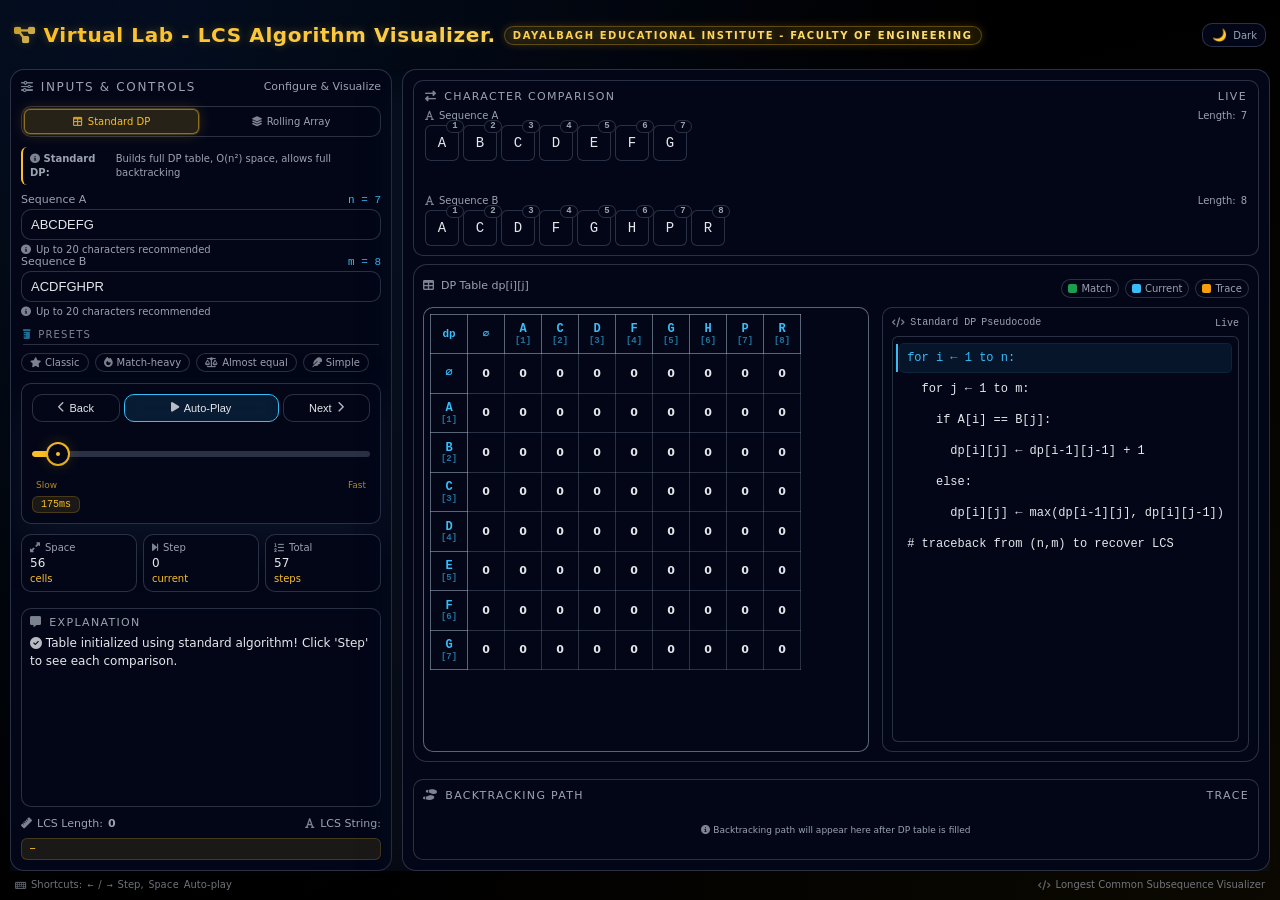
<file: simulation/index.html>
<!DOCTYPE html>
<html lang="en" data-theme="dark">
<head>
    <meta charset="UTF-8">
    <meta name="viewport" content="width=device-width, initial-scale=1.0">
    <title>LCS Algorithm Visualizer</title>
    <link rel="stylesheet" href="css/main.css">
    <link rel="stylesheet" href="https://cdnjs.cloudflare.com/ajax/libs/font-awesome/6.4.0/css/all.min.css">
    <link rel="icon" type="image/svg+xml" href="data:image/svg+xml,<svg xmlns=%22http://www.w3.org/2000/svg%22 viewBox=%220 0 100 100%22><text y=%22.9em%22 font-size=%2290%22>📊</text></svg>">
</head>
<body>
    <div class="app-shell">
        <div class="app-content">
            <header class="app-header">
                <div class="title-block">
                    <div class="title-row">
                        <h1 class="app-title">
                            <i class="fas fa-project-diagram"></i>
                            <span class="title-text">Virtual Lab - LCS Algorithm Visualizer. </span>
                            <span class="app-title-pill">Dayalbagh Educational Institute - Faculty of Engineering</span>
                        </h1>
                    </div>
                </div>
                <div class="header-right">
                    <div class="theme-toggle" id="themeToggle">
                        <span class="theme-toggle-icon" id="themeIcon">🌙</span>
                        <span class="theme-toggle-text" id="themeText">Dark</span>
                    </div>
                </div>
            </header>

            <div class="layout">
                <!-- Left panel: Inputs & Controls -->
                <div class="panel">
                    <div class="panel-header">
                        <div class="panel-title">
                            <i class="fas fa-sliders-h"></i> Inputs & Controls
                        </div>
                        <div class="panel-subtitle">Configure & Visualize</div>
                    </div>

                    <div class="algorithm-selector">
                        <div class="algo-tab active" data-algo="standard">
                            <i class="fas fa-table"></i> Standard DP
                        </div>
                        <div class="algo-tab" data-algo="rolling">
                            <i class="fas fa-layer-group"></i> Rolling Array
                        </div>
                    </div>
                    <div class="algo-info" id="algoInfo">
                        <strong><i class='fas fa-info-circle'></i> Standard DP:</strong> Builds full DP table, O(n²) space, allows full backtracking
                    </div>

                    <div class="inputs-group">
                        <div class="input-row">
                            <label for="seqA">
                                Sequence A
                                <span class="key">n = <span id="stats-n">0</span></span>
                            </label>
                            <input type="text" id="seqA" placeholder="e.g., AGGTAB" maxlength="20">
                            <div class="hint-text">
                                <i class="fas fa-info-circle"></i> Up to 20 characters recommended
                            </div>
                        </div>

                        <div class="input-row">
                            <label for="seqB">
                                Sequence B
                                <span class="key">m = <span id="stats-m">0</span></span>
                            </label>
                            <input type="text" id="seqB" placeholder="e.g., GXTXAYB" maxlength="20">
                            <div class="hint-text">
                                <i class="fas fa-info-circle"></i> Up to 20 characters recommended
                            </div>
                        </div>
                        <div class="preset-heading">
  <span class="preset-title">
    <i class="fas fa-prescription-bottle"></i> PRESETS
  </span>
</div>
                        <div class="preset-row">
                            <div class="chip" data-preset="classic">
                                <i class="fas fa-star"></i> Classic
                            </div>
                            <div class="chip" data-preset="match-heavy">
                                <i class="fas fa-fire"></i> Match-heavy
                            </div>
                            <div class="chip" data-preset="almost-equal">
                                <i class="fas fa-balance-scale"></i> Almost equal
                            </div>
                            <div class="chip" data-preset="simple">
                                <i class="fas fa-feather"></i> Simple
                            </div>
                        </div>

                        <!-- Controls Container -->
                        <div class="controls-container">
                            <!-- Simplified Controls -->
                            <div class="controls-compact">
                                <button class="control-btn" id="prevStepBtn">
                                    <i class="fas fa-chevron-left"></i> Back
                                </button>
                                <button class="control-btn primary" id="autoPlayBtn">
                                    <i class="fas fa-play"></i> Auto-Play
                                </button>
                                <button class="control-btn" id="nextStepBtn">
                                    Next <i class="fas fa-chevron-right"></i>
                                </button>
                            </div>

                            <!-- Speed Control -->
                            <div class="premium-slider">
                                <div class="slider-container">
                                    <div class="premium-slider-track">
                                        <div class="premium-slider-fill" id="sliderFill"></div>
                                    </div>
                                    <input type="range" class="premium-slider-input" id="speedSlider" 
                                           min="50" max="2000" step="50" value="175">
                                    <div class="premium-slider-thumb" id="sliderThumb"></div>
                                </div>
                                <div class="slider-labels">
                                    <span class="slider-label slow">Slow</span>
                                    <span class="slider-label fast">Fast</span>
                                </div>
                                <div class="speed-display" id="currentSpeedDisplay">175ms</div>
                            </div>
                        </div>

                        <div class="stats-grid">
                            <div class="stat-card">
                                <div class="stat-label">
                                    <i class="fas fa-expand-alt"></i> Space
                                </div>
                                <div class="stat-value" id="stats-space">0</div>
                                <div class="stat-badge">cells</div>
                            </div>
                            <div class="stat-card">
                                <div class="stat-label">
                                    <i class="fas fa-step-forward"></i> Step
                                </div>
                                <div class="stat-value" id="stats-step">0</div>
                                <div class="stat-badge">current</div>
                            </div>
                            <div class="stat-card">
                                <div class="stat-label">
                                    <i class="fas fa-list-ol"></i> Total
                                </div>
                                <div class="stat-value" id="stats-total">0</div>
                                <div class="stat-badge">steps</div>
                            </div>
                        </div>
                    </div>

                    <div class="explanation-box">
                        <div class="explanation-title">
                            <span><i class="fas fa-comment-alt"></i> Explanation</span>
                        </div>
                        <div id="explanation-text">
                            <i class='fas fa-info-circle'></i> Enter two sequences or select a preset. Use the step controls to visualize the algorithm.
                        </div>
                    </div>

                    <div class="lcs-output-row">
                        <div>
                            <i class="fas fa-ruler"></i> LCS Length:
                            <strong id="lcs-length">0</strong>
                        </div>
                        <div>
                            <i class="fas fa-font"></i> LCS String:
                        </div>
                    </div>
                    <div id="lcs-string">–</div>
                </div>

                <!-- Right panel: Visualization -->
                <div class="panel">
                    <div class="right-panel-content">
                        <div class="visual-comparison">
                            <div class="comparison-title">
                                <span><i class="fas fa-exchange-alt"></i> Character Comparison</span>
                                <span>Live</span>
                            </div>
                            <div class="comparison-strings">
                                <div class="string-display">
                                    <div class="string-label">
                                        <span><i class="fas fa-font"></i> Sequence A</span>
                                        <span>Length: <span id="vis-lenA">0</span></span>
                                    </div>
                                    <div class="string-chars" id="charsA">
                                        <!-- Character boxes will be inserted here -->
                                    </div>
                                </div>
                                <div class="comparison-arrow" id="comparisonArrow">
                                    <!-- Comparison text appears here -->
                                </div>
                                <div class="string-display">
                                    <div class="string-label">
                                        <span><i class="fas fa-font"></i> Sequence B</span>
                                        <span>Length: <span id="vis-lenB">0</span></span>
                                    </div>
                                    <div class="string-chars" id="charsB">
                                        <!-- Character boxes will be inserted here -->
                                    </div>
                                </div>
                            </div>
                        </div>

                        <div class="dp-wrapper">
                            <div class="dp-header-row">
                                <div id="dp-table-title">
                                    <i class='fas fa-table'></i> DP Table dp[i][j]
                                </div>
                                <div class="legend-row">
                                    <div class="legend-chip">
                                        <span class="legend-color match"></span> Match
                                    </div>
                                    <div class="legend-chip">
                                        <span class="legend-color current"></span> Current
                                    </div>
                                    <div class="legend-chip">
                                        <span class="legend-color trace"></span> Trace
                                    </div>
                                </div>
                            </div>
                            <div class="dp-visualization-area">
                                <div class="dp-table-section">
                                    <div class="dp-table-container">
                                        <div class="dp-table-scroll" id="dp-table-container">
                                            <!-- DP table will be inserted here -->
                                        </div>
                                    </div>
                                </div>
                                <div class="code-section">
                                    <div class="code-box">
                                        <div class="code-title-row">
                                            <span><i class="fas fa-code"></i> <span id="code-description">Standard DP</span> Pseudocode</span>
                                            <span>Live</span>
                                        </div>
                                        <div class="code-lines" id="codeLines">
                                            <!-- Pseudocode lines will be inserted here -->
                                        </div>
                                    </div>
                                </div>
                            </div>
                        </div>

                        <div class="backtracking-visual" id="backtrackingVisual">
                            <div class="backtracking-title">
                                <span><i class="fas fa-shoe-prints"></i> Backtracking Path</span>
                                <span>Trace</span>
                            </div>
                            <div class="backtracking-path" id="backtrackingPath">
                                <!-- Backtracking path will be inserted here -->
                            </div>
                        </div>
                    </div>
                </div>
            </div>

            <footer>
                <span>
                    <i class="fas fa-keyboard"></i> 
                    Shortcuts: <kbd>←</kbd>/<kbd>→</kbd> Step, <kbd>Space</kbd> Auto-play
                </span>
                <span>
                    <i class="fas fa-code"></i> Longest Common Subsequence Visualizer
                </span>
            </footer>
        </div>
    </div>

    <div class="modal-overlay" id="modeModal">
        <div class="modal-content">
            <div class="modal-header">
                <h3><i class="fas fa-cogs"></i> Select Visualization Mode</h3>
                <button class="modal-close" id="modalClose">&times;</button>
            </div>
            <div class="modal-body">
                <div class="mode-option" data-mode="stepwise">
                    <div class="mode-icon">
                        <i class="fas fa-play-circle"></i>
                    </div>
                    <div class="mode-info">
                        <h4>Step-by-Step Mode</h4>
                        <p>Walk through each comparison one step at a time. Perfect for learning how the algorithm works.</p>
                    </div>
                </div>
                <div class="mode-option" data-mode="auto">
                    <div class="mode-icon">
                        <i class="fas fa-forward"></i>
                    </div>
                    <div class="mode-info">
                        <h4>Auto-Play Mode</h4>
                        <p>Watch the algorithm run automatically at adjustable speed. Great for observing the overall flow.</p>
                    </div>
                </div>
            </div>
            <div class="modal-footer">
                <button class="modal-btn secondary" id="cancelMode">Cancel</button>
                <button class="modal-btn" id="confirmMode">Confirm Selection</button>
            </div>
        </div>
    </div>

    <script src="js/main.js"></script>
<script src="../assets/js/iframeResize.js"></script>
        
        </body>
</html>
</file>
<file: simulation/css/main.css>
:root {
  /* NEW: Refined Deep Blue Theme (Default/Light) */
  --bg: #f0f9ff;
  --bg-elevated: #ffffff;
  --bg-panel: #ffffff;
  --bg-panel-soft: #f8fafc;
  --accent: #0ea5e9; /* Sky Blue - bright accent */
  --accent-soft: rgba(14, 165, 233, 0.08);
  --accent-soft-strong: rgba(14, 165, 233, 0.12);
  --border-subtle: rgba(14, 165, 233, 0.12);
  --border-strong: rgba(14, 165, 233, 0.2);
  --text-main: #1e293b;
  --text-muted: #475569;
  --danger: #ef4444;
  --match: #059669; /* Teal/Torquish instead of Emerald */
  --trace: #38bdf8; /* Bright Sky - emphasis */
  --highlight: #1e40af; /* Deep Blue - sophisticated depth */
  --secondary: #f59e0b; /* Amber for secondary */
  --font-sans: system-ui, -apple-system, BlinkMacSystemFont, "Segoe UI",
    sans-serif;
  --radius-lg: 14px;
  --radius-md: 10px;
  --radius-sm: 6px;
  --shadow-soft: 0 20px 40px rgba(14, 165, 233, 0.1);
  --transition-fast: 0.15s ease;
  --transition-med: 0.2s ease;
  --transition-slow: 0.3s ease;
  --glow-accent: 0 0 20px rgba(14, 165, 233, 0.15);
  --glow-match: 0 0 20px rgba(13, 148, 136, 0.15);
  --glow-trace: 0 0 20px rgba(56, 189, 248, 0.15);
  --glow-highlight: 0 0 20px rgba(30, 64, 175, 0.1);
}

[data-theme="dark"] {
  /* ORIGINAL HIGH-QUALITY DARK THEME - Restored */
  --bg: #020617;
  --bg-elevated: #020617;
  --bg-panel: #020617;
  --bg-panel-soft: #020617;
  --accent: #38bdf8;
  --accent-soft: rgba(56, 189, 248, 0.08);
  --accent-soft-strong: rgba(56, 189, 248, 0.16);
  --border-subtle: rgba(148, 163, 184, 0.28);
  --border-strong: rgba(148, 163, 184, 0.6);
  --text-main: #e5e7eb;
  --text-muted: #9ca3af;
  --danger: #f97373;
  --match: #22c55e;
  --trace: #fbbf24;
  --highlight: #fbbf24;
  --secondary: #fbbf24;
  --shadow-soft: 0 20px 40px rgba(15, 23, 42, 0.75);
  --glow-accent: 0 0 20px rgba(56, 189, 248, 0.4);
  --glow-match: 0 0 20px rgba(34, 197, 94, 0.4);
  --glow-trace: 0 0 20px rgba(251, 191, 36, 0.4);
  --glow-highlight: 0 0 20px rgba(251, 191, 36, 0.6);
}

[data-theme="deep-blue"] {
  /* Alternative Deep Blue for dark mode */
  --bg: #0f172a;
  --bg-elevated: #1e293b;
  --bg-panel: #1e293b;
  --bg-panel-soft: #1e293b;
  --accent: #0ea5e9;
  --accent-soft: rgba(14, 165, 233, 0.1);
  --accent-soft-strong: rgba(14, 165, 233, 0.2);
  --border-subtle: rgba(100, 116, 139, 0.3);
  --border-strong: rgba(100, 116, 139, 0.5);
  --text-main: #e2e8f0;
  --text-muted: #94a3b8;
  --danger: #f87171;
  --match: #10b981;
  --trace: #38bdf8;
  --highlight: #1e40af;
  --secondary: #fbbf24;
  --glow-accent: 0 0 15px rgba(14, 165, 233, 0.4);
  --glow-match: 0 0 15px rgba(16, 185, 129, 0.3);
  --glow-trace: 0 0 15px rgba(56, 189, 248, 0.4);
  --glow-highlight: 0 0 15px rgba(30, 64, 175, 0.4);
  --shadow-soft: 0 20px 40px rgba(15, 23, 42, 0.85);
}

* {
  box-sizing: border-box;
}

html,
body {
  margin: 0;
  padding: 0;
  height: 100vh;
  width: 100vw;
  overflow: hidden;
  background: linear-gradient(135deg, #f0f9ff 0%, #e0f2fe 100%);
  color: var(--text-main);
  font-family: var(--font-sans);
  -webkit-font-smoothing: antialiased;
  -moz-osx-font-smoothing: grayscale;
  text-rendering: optimizeLegibility;
  transition: background-color var(--transition-slow), color var(--transition-slow);
}

[data-theme="dark"] body {
  background: radial-gradient(circle at 0% 0%, #0f172a, #020617 55%);
}

[data-theme="deep-blue"] body {
  background: radial-gradient(ellipse at top left, #1e293b, #0f172a 70%);
}

body {
  display: flex;
  justify-content: center;
  align-items: center;
  padding: 0;
}

.app-shell {
  width: 100vw;
  height: 100vh;
  background: linear-gradient(135deg, #f0f9ff 0%, #e0f2fe 100%);
  padding: 10px;
  display: flex;
  flex-direction: column;
  gap: 10px;
  position: relative;
  overflow: hidden;
  transition: background var(--transition-slow);
}

[data-theme="dark"] .app-shell {
  background: radial-gradient(circle at 10% 0%, #020617, #000 60%);
}

[data-theme="deep-blue"] .app-shell {
  background: radial-gradient(ellipse at 10% 0%, #1e293b, #0f172a 60%);
}

.app-shell::before {
  content: "";
  position: absolute;
  inset: -120px;
  background:
    radial-gradient(circle at 0% 0%, rgba(14, 165, 233, 0.05), transparent 60%),
    radial-gradient(circle at 100% 100%, rgba(30, 64, 175, 0.05), transparent 60%);
  opacity: 0.6;
  pointer-events: none;
  z-index: 0;
  transition: all var(--transition-slow);
}

[data-theme="dark"] .app-shell::before {
  background:
    radial-gradient(circle at 0% 0%, rgba(56, 189, 248, 0.06), transparent 60%),
    radial-gradient(circle at 100% 100%, rgba(251, 191, 36, 0.06), transparent 60%);
  opacity: 0.9;
}

[data-theme="deep-blue"] .app-shell::before {
  background:
    radial-gradient(circle at 0% 0%, rgba(14, 165, 233, 0.08), transparent 60%),
    radial-gradient(circle at 100% 100%, rgba(30, 64, 175, 0.08), transparent 60%);
  opacity: 0.7;
}

.app-content {
  position: relative;
  z-index: 1;
  display: flex;
  flex-direction: column;
  gap: 8px;
  height: 100%;
  overflow: hidden;
}

header.app-header {
  display: flex;
  justify-content: space-between;
  align-items: center;
  gap: 12px;
  padding: 0 4px;
  flex-shrink: 0;
}

.title-block {
  display: flex;
  flex-direction: column;
  gap: 2px;
}

.title-row {
  display: flex;
  align-items: center;
  gap: 8px;
}

.app-title {
  font-size: 20px;
  font-weight: 600;
  letter-spacing: 0.03em;
  display: inline-flex;
  align-items: center;
  gap: 8px;
  background: linear-gradient(135deg, var(--highlight), var(--accent));
  -webkit-background-clip: text;
  -webkit-text-fill-color: transparent;
  background-clip: text;
  position: relative;
}


.app-title i {
  font-size: 19px;
  background: linear-gradient(135deg, var(--highlight), var(--accent));
  -webkit-background-clip: text;
  -webkit-text-fill-color: transparent;
  background-clip: text;
  text-shadow: 0 0 10px rgba(14, 165, 233, 0.15);
  transition: transform var(--transition-fast);
}

.app-title:hover i {
  transform: rotate(15deg);
}

.title-text {
  text-shadow: 0 0 10px rgba(14, 165, 233, 0.1);
}


[data-theme="dark"] .app-title {
  background: linear-gradient(135deg, var(--highlight), #fde68a);
  -webkit-background-clip: text;
  -webkit-text-fill-color: transparent;
  text-shadow: 0 0 10px rgba(251, 191, 36, 0.3);
}

[data-theme="dark"] .app-title i {
  background: linear-gradient(135deg, var(--highlight), #fde68a);
  -webkit-background-clip: text;
  -webkit-text-fill-color: transparent;
  text-shadow: 0 0 10px rgba(251, 191, 36, 0.3);
}

[data-theme="deep-blue"] .app-title {
  background: linear-gradient(135deg, var(--trace), var(--accent));
  -webkit-background-clip: text;
  -webkit-text-fill-color: transparent;
  text-shadow: 0 0 10px rgba(56, 189, 248, 0.2);
}

[data-theme="deep-blue"] .app-title i {
  background: linear-gradient(135deg, var(--trace), var(--accent));
  -webkit-background-clip: text;
  -webkit-text-fill-color: transparent;
  text-shadow: 0 0 10px rgba(56, 189, 248, 0.2);
}

[data-theme="dark"] .title-text {
  text-shadow: 0 0 10px rgba(251, 191, 36, 0.3);
}

[data-theme="deep-blue"] .title-text {
  text-shadow: 0 0 10px rgba(56, 189, 248, 0.2);
}

.app-title-pill {
  font-size: 10px;
  text-transform: uppercase;
  letter-spacing: 0.16em;
  padding: 3px 8px;
  border-radius: 999px;
  border: 1px solid rgba(14, 165, 233, 0.2);
  background: rgba(14, 165, 233, 0.08);
  color: var(--accent);
  transition: all var(--transition-med);
  box-shadow: 0 0 8px rgba(14, 165, 233, 0.15);
}

.app-title-pill:hover {
  border-color: var(--accent);
  background: rgba(14, 165, 233, 0.12);
  box-shadow: 0 0 12px rgba(14, 165, 233, 0.2);
}

[data-theme="dark"] .app-title-pill {
  border: 1px solid rgba(251, 191, 36, 0.3);
  background: rgba(251, 191, 36, 0.1);
  color: var(--highlight);
  box-shadow: 0 0 8px rgba(251, 191, 36, 0.2);
}

[data-theme="dark"] .app-title-pill:hover {
  border-color: var(--highlight);
  background: rgba(251, 191, 36, 0.15);
  box-shadow: 0 0 12px rgba(251, 191, 36, 0.3);
}

[data-theme="deep-blue"] .app-title-pill {
  font-size: 10px;
  padding: 3px 8px;
  border: 1px solid rgba(56, 189, 248, 0.3);
  background: rgba(56, 189, 248, 0.1);
  color: var(--trace);
  box-shadow: 0 0 8px rgba(56, 189, 248, 0.2);
}

[data-theme="deep-blue"] .app-title-pill:hover {
  border-color: var(--trace);
  background: rgba(56, 189, 248, 0.15);
  box-shadow: 0 0 12px rgba(56, 192, 248, 0.3);
}

.title-sub {
  font-size: 12px;
  color: var(--text-muted);
}

[data-theme="dark"] .title-sub {
  font-size: 12px;
}

[data-theme="deep-blue"] .title-sub {
  font-size: 12px;
  color: #94a3b8;
}

.header-right {
  display: flex;
  gap: 10px;
  align-items: center;
}

/* Theme Toggle */
.theme-toggle {
  display: flex;
  align-items: center;
  gap: 6px;
  cursor: pointer;
  padding: 4px 8px;
  border-radius: var(--radius-md);
  border: 1px solid var(--border-subtle);
  background: var(--bg-panel-soft);
  transition: all var(--transition-med);
  position: relative;
  overflow: hidden;
}

.theme-toggle::before {
  content: "";
  position: absolute;
  top: 0;
  left: -100%;
  width: 100%;
  height: 100%;
  background: linear-gradient(90deg, transparent, rgba(255, 255, 255, 0.1), transparent);
  transition: left 0.6s;
}

.theme-toggle:hover::before {
  left: 100%;
}

.theme-toggle:hover {
  border-color: var(--accent);
  transform: translateY(-1px);
  box-shadow: 0 4px 12px var(--glow-accent);
}

[data-theme="dark"] .theme-toggle:hover {
  border-color: var(--accent);
  box-shadow: 0 4px 12px var(--glow-accent);
}

.theme-toggle-icon {
  font-size: 12px;
  color: var(--text-muted);
  transition: transform var(--transition-fast);
  width: 16px;
  text-align: center;
}

.theme-toggle:hover .theme-toggle-icon {
  transform: rotate(30deg);
  color: var(--accent);
}

.theme-toggle-text {
  font-size: 10px;
  color: var(--text-muted);
  font-weight: 500;
  transition: color var(--transition-fast);
}

.theme-toggle:hover .theme-toggle-text {
  color: var(--accent);
}

/* Modal Styles */
.modal-overlay {
  position: fixed;
  top: 0;
  left: 0;
  right: 0;
  bottom: 0;
  background: rgba(0, 0, 0, 0.75);
  display: flex;
  justify-content: center;
  align-items: center;
  z-index: 1000;
  opacity: 0;
  visibility: hidden;
  transition: all var(--transition-slow);
  backdrop-filter: blur(8px);
}

.modal-overlay.active {
  opacity: 1;
  visibility: visible;
}

.modal-content {
  background: var(--bg-panel);
  border-radius: var(--radius-lg);
  border: 1px solid var(--border-subtle);
  width: 90%;
  max-width: 500px;
  box-shadow: var(--shadow-soft);
  transform: translateY(20px);
  transition: transform var(--transition-slow);
  overflow: hidden;
}

.modal-overlay.active .modal-content {
  transform: translateY(0);
}

.modal-header {
  padding: 16px 20px;
  border-bottom: 1px solid var(--border-subtle);
  display: flex;
  justify-content: space-between;
  align-items: center;
}

.modal-header h3 {
  margin: 0;
  font-size: 17px;
  color: var(--text-main);
  display: flex;
  align-items: center;
  gap: 10px;
}

.modal-close {
  background: none;
  border: none;
  color: var(--text-muted);
  font-size: 24px;
  cursor: pointer;
  padding: 0;
  width: 30px;
  height: 30px;
  display: flex;
  align-items: center;
  justify-content: center;
  border-radius: 50%;
  transition: all var(--transition-fast);
}

.modal-close:hover {
  background: var(--accent-soft);
  color: var(--accent);
}

.modal-body {
  padding: 20px;
}

.mode-option {
  display: flex;
  align-items: center;
  gap: 15px;
  padding: 15px;
  border-radius: var(--radius-md);
  border: 1px solid var(--border-subtle);
  background: var(--bg-panel-soft);
  margin-bottom: 12px;
  cursor: pointer;
  transition: all var(--transition-med);
}

.mode-option:hover {
  border-color: var(--accent);
  background: var(--accent-soft);
  transform: translateY(-2px);
  box-shadow: 0 4px 20px rgba(56, 189, 248, 0.15);
}

.mode-option:last-child {
  margin-bottom: 0;
}

.mode-icon {
  width: 50px;
  height: 50px;
  border-radius: 50%;
  background: var(--accent-soft);
  display: flex;
  align-items: center;
  justify-content: center;
  font-size: 22px;
  color: var(--accent);
  flex-shrink: 0;
  transition: all var(--transition-med);
}

.mode-option:hover .mode-icon {
  background: var(--accent);
  color: white;
  transform: scale(1.1);
  box-shadow: 0 0 20px rgba(56, 189, 248, 0.5);
}

.mode-info {
  flex: 1;
}

.mode-info h4 {
  margin: 0 0 5px 0;
  color: var(--text-main);
  font-size: 16px;
}

.mode-info p {
  margin: 0;
  color: var(--text-muted);
  font-size: 13px;
  line-height: 1.4;
}

.modal-footer {
  padding: 16px 20px;
  border-top: 1px solid var(--border-subtle);
  display: flex;
  justify-content: flex-end;
  gap: 10px;
}

.modal-btn {
  padding: 9px 17px;
  border-radius: var(--radius-md);
  border: 1px solid var(--border-subtle);
  background: var(--bg-panel-soft);
  color: var(--text-main);
  font-size: 13px;
  cursor: pointer;
  transition: all var(--transition-fast);
}

.modal-btn:hover {
  border-color: var(--accent);
  background: var(--accent-soft);
  transform: translateY(-1px);
}

.modal-btn.secondary {
  background: transparent;
  border-color: transparent;
}

.modal-btn.secondary:hover {
  background: var(--accent-soft);
  border-color: var(--accent);
}

.layout {
  display: grid;
  grid-template-columns: 382px 1fr;
  gap: 10px;
  flex: 1;
  overflow: hidden;
  min-height: 0;
}

.panel {
  border-radius: var(--radius-lg);
  background: var(--bg-panel);
  border: 1px solid var(--border-subtle);
  padding: 10px;
  display: flex;
  flex-direction: column;
  gap: 8px;
  min-width: 0;
  overflow: hidden;
  box-shadow: var(--shadow-soft);
  transition: all var(--transition-med);
  position: relative;
}

[data-theme="dark"] .panel {
  box-shadow: var(--shadow-soft);
  border: 1px solid var(--border-subtle);
}

[data-theme="deep-blue"] .panel {
  background: #1e293b;
  border-color: rgba(100, 116, 139, 0.3);
  box-shadow: 0 15px 35px rgba(0, 0, 0, 0.2);
}

.panel::after {
  content: "";
  position: absolute;
  top: 0;
  left: 0;
  right: 0;
  height: 1px;
  background: linear-gradient(90deg, transparent, var(--accent), transparent);
  opacity: 0;
  transition: opacity var(--transition-med);
}

.panel:hover::after {
  opacity: 0.6;
}

.panel:hover {
  box-shadow: 0 12px 35px rgba(14, 165, 233, 0.15);
  border-color: rgba(14, 165, 233, 0.2);
  transform: translateY(-1px);
}

[data-theme="dark"] .panel:hover {
  box-shadow: 0 20px 40px rgba(15, 23, 42, 0.85), 0 0 30px rgba(56, 189, 248, 0.15);
  border-color: rgba(56, 189, 248, 0.3);
}

[data-theme="deep-blue"] .panel:hover {
  box-shadow: 0 20px 40px rgba(0, 0, 0, 0.3), 0 0 25px rgba(14, 165, 233, 0.15);
  border-color: rgba(14, 165, 233, 0.3);
}

.panel-header {
  display: flex;
  justify-content: space-between;
  align-items: center;
  gap: 6px;
  flex-shrink: 0;
}

.panel-title {
  font-size: 12px;
  font-weight: 500;
  text-transform: uppercase;
  letter-spacing: 0.14em;
  color: var(--text-muted);
  display: flex;
  align-items: center;
  gap: 6px;
}

[data-theme="dark"] .panel-title {
  font-size: 12px;
}

[data-theme="deep-blue"] .panel-title {
  font-size: 12px;
  color: #94a3b8;
}

.panel-subtitle {
  font-size: 11px;
  color: var(--text-muted);
}

[data-theme="dark"] .panel-subtitle {
  font-size: 11px;
}

[data-theme="deep-blue"] .panel-subtitle {
  font-size: 11px;
  color: #94a3b8;
}

/* Algorithm selector */
.algorithm-selector {
  display: flex;
  gap: 4px;
  background: var(--bg-panel-soft);
  border-radius: var(--radius-md);
  padding: 2px;
  border: 1px solid var(--border-subtle);
  margin-top: 4px;
}

.algo-tab {
  flex: 1;
  padding: 6px 9px;
  text-align: center;
  font-size: 10px;
  color: var(--text-muted);
  cursor: pointer;
  border-radius: var(--radius-sm);
  transition: all var(--transition-fast);
  border: 1px solid transparent;
  display: flex;
  align-items: center;
  justify-content: center;
  gap: 5px;
}

.algo-tab:hover {
  background: rgba(14, 165, 233, 0.08);
  color: var(--accent);
  border-color: rgba(14, 165, 233, 0.2);
  box-shadow: 0 0 8px rgba(14, 165, 233, 0.1);
}

.algo-tab.active {
  background: rgba(14, 165, 233, 0.12);
  color: var(--accent);
  border-color: rgba(14, 165, 233, 0.3);
  box-shadow: 0 0 0 1px rgba(14, 165, 233, 0.15), 0 0 12px rgba(14, 165, 233, 0.1);
}

[data-theme="dark"] .algo-tab:hover {
  background: rgba(251, 191, 36, 0.1);
  color: var(--highlight);
  border-color: rgba(251, 191, 36, 0.3);
  box-shadow: 0 0 10px rgba(251, 191, 36, 0.2);
}

[data-theme="dark"] .algo-tab.active {
  background: rgba(251, 191, 36, 0.15);
  color: var(--highlight);
  border-color: rgba(251, 191, 36, 0.5);
  box-shadow: 0 0 0 1px rgba(251, 191, 36, 0.2), 0 0 15px rgba(251, 191, 36, 0.2);
}

[data-theme="deep-blue"] .algo-tab:hover {
  background: rgba(56, 189, 248, 0.1);
  color: var(--trace);
  border-color: rgba(56, 189, 248, 0.3);
  box-shadow: 0 0 10px rgba(56, 189, 248, 0.2);
}

[data-theme="deep-blue"] .algo-tab.active {
  background: rgba(56, 189, 248, 0.15);
  color: var(--trace);
  border-color: rgba(56, 189, 248, 0.5);
  box-shadow: 0 0 0 1px rgba(56, 189, 248, 0.2), 0 0 15px rgba(56, 189, 248, 0.2);
}

.algo-info {
  font-size: 10px;
  color: var(--text-muted);
  padding: 5px 7px;
  border-radius: var(--radius-sm);
  background: var(--bg-panel-soft);
  margin-top: 2px;
  border-left: 2px solid var(--accent);
  transition: all var(--transition-med);
  display: flex;
  align-items: flex-start;
  gap: 5px;
  line-height: 1.4;
}

[data-theme="dark"] .algo-info {
  border-left: 2px solid var(--highlight);
}

[data-theme="deep-blue"] .algo-info {
  border-left: 2px solid var(--trace);
  color: #94a3b8;
}

/* Inputs + controls */
.inputs-group {
  display: flex;
  flex-direction: column;
  gap: 0px;
  flex-shrink: 0;
}

.input-row {
  display: flex;
  flex-direction: column;
  gap: 3px;
}

label {
  font-size: 11px;
  color: var(--text-muted);
  display: flex;
  justify-content: space-between;
  gap: 5px;
  align-items: baseline;
}

label span.key {
  font-family: "SF Mono", ui-monospace, Menlo, Monaco, Consolas,
    "Liberation Mono", "Courier New", monospace;
  font-size: 11px;
  color: var(--accent);
}

input[type="text"] {
  border-radius: var(--radius-md);
  border: 1px solid var(--border-subtle);
  background: var(--bg-panel-soft);
  color: var(--text-main);
  padding: 7px 9px;
  font-size: 13px;
  outline: none;
  width: 100%;
  transition: all var(--transition-fast);
}

[data-theme="dark"] input[type="text"] {
  background: var(--bg-panel-soft);
  border-color: var(--border-subtle);
  color: var(--text-main);
}

[data-theme="deep-blue"] input[type="text"] {
  background: #1e293b;
  border-color: rgba(100, 116, 139, 0.4);
  color: #e2e8f0;
}

input[type="text"]:focus {
  border-color: var(--accent);
  box-shadow: 0 0 0 1px rgba(14, 165, 233, 0.2), var(--glow-accent);
  background: var(--bg-elevated);
  transform: translateY(-0.5px);
}

[data-theme="dark"] input[type="text"]:focus {
  border-color: var(--highlight);
  box-shadow: 0 0 0 1px rgba(251, 191, 36, 0.3), var(--glow-highlight);
  background: var(--bg-elevated);
}

[data-theme="deep-blue"] input[type="text"]:focus {
  border-color: var(--accent);
  box-shadow: 0 0 0 1px rgba(14, 165, 233, 0.3), var(--glow-accent);
  background: #1e293b;
}

.hint-text {
  font-size: 10px;
  color: var(--text-muted);
  margin-top: 1px;
  display: flex;
  align-items: center;
  gap: 5px;
}
.preset-label {
  /* ... existing styles ... */
  margin-top: 2px;    /* Reduced from 12px */
  margin-bottom: 2px; /* Reduced from 8px */
}


.preset-row {
  display: flex;
  flex-wrap: wrap;
  gap: 6px;
  margin-top: 2px;
  margin-bottom: 6px;
}

.chip {
  border-radius: 999px;
  border: 1px solid var(--border-subtle);
  padding: 3px 8px;
  font-size: 10px;
  color: var(--text-muted);
  cursor: pointer;
  background: var(--bg-panel-soft);
  transition: all var(--transition-fast);
  user-select: none;
  display: inline-flex;
  align-items: center;
  gap: 4px;
  position: relative;
}

[data-theme="dark"] .chip {
  font-size: 10px;
  padding: 3px 8px;
}

[data-theme="deep-blue"] .chip {
  background: #1e293b;
  border-color: rgba(100, 116, 139, 0.4);
  color: #94a3b8;
}

.chip:hover {
  background: rgba(14, 165, 233, 0.1);
  border-color: var(--accent);
  color: var(--accent);
  transform: translateY(-0.5px);
  box-shadow: 0 4px 8px rgba(14, 165, 233, 0.2);
}

[data-theme="dark"] .chip:hover {
  background: rgba(56, 189, 248, 0.1);
  border-color: var(--accent);
  color: var(--accent);
  box-shadow: 0 4px 8px rgba(56, 189, 248, 0.2);
}

[data-theme="deep-blue"] .chip:hover {
  background: rgba(14, 165, 233, 0.1);
  border-color: var(--accent);
  color: var(--accent);
  box-shadow: 0 4px 8px rgba(14, 165, 233, 0.2);
}

/* Controls Container */
.controls-container {
  border-radius: var(--radius-md);
  border: 1px solid var(--border-subtle);
  background: var(--bg-panel-soft);
  padding: 10px;
  margin-top: 5px;
  transition: all var(--transition-med);
  position: relative;
}

[data-theme="dark"] .controls-container {
  border: 1px solid var(--border-subtle);
  background: var(--bg-panel-soft);
  box-shadow: var(--shadow-soft);
}

[data-theme="deep-blue"] .controls-container {
  background: #1e293b;
  border-color: rgba(100, 116, 139, 0.3);
}

.controls-container:hover {
  border-color: var(--accent);
  box-shadow: 0 8px 24px rgba(14, 165, 233, 0.15);
}

[data-theme="dark"] .controls-container:hover {
  border-color: var(--accent);
  box-shadow: 0 8px 24px rgba(56, 189, 248, 0.15);
}

[data-theme="deep-blue"] .controls-container:hover {
  border-color: var(--accent);
  box-shadow: 0 8px 24px rgba(14, 165, 233, 0.15);
}

.controls-container::after {
  content: "";
  position: absolute;
  top: 0;
  left: 0;
  right: 0;
  height: 1px;
  background: linear-gradient(90deg, transparent, var(--accent), transparent);
  opacity: 0;
  transition: opacity var(--transition-med);
}

.controls-container:hover::after {
  opacity: 0.5;
}

/* Buttons */
.controls-row {
  display: flex;
  flex-wrap: wrap;
  gap: 6px;
  align-items: center;
}

.controls-compact {
  display: flex;
  align-items: center;
  gap: 4px;
  width: 100%;
}

.controls-compact button {
  flex: 1;
  display: flex;
  align-items: center;
  justify-content: center;
  gap: 5px;
}

.control-btn {
  border-radius: var(--radius-md);
  border: 1px solid var(--border-subtle);
  background: var(--bg-panel-soft);
  color: var(--text-main);
  font-size: 11px;
  padding: 7px 9px;
  cursor: pointer;
  display: inline-flex;
  align-items: center;
  gap: 5px;
  transition: all var(--transition-fast);
  white-space: nowrap;
  position: relative;
  overflow: hidden;
  backdrop-filter: blur(10px);
  -webkit-backdrop-filter: blur(10px);
}

[data-theme="dark"] .control-btn {
  font-size: 11px;
  padding: 7px 9px;
}

[data-theme="deep-blue"] .control-btn {
  background: #1e293b;
  border-color: rgba(100, 116, 139, 0.4);
  color: #e2e8f0;
}

.control-btn::before {
  content: "";
  position: absolute;
  top: 0;
  left: -100%;
  width: 100%;
  height: 100%;
  background: linear-gradient(90deg, transparent, rgba(255, 255, 255, 0.1), transparent);
  transition: left 0.5s;
}

.control-btn:hover::before {
  left: 100%;
}

.control-btn:hover {
  transform: translateY(-0.5px);
  border-color: var(--accent);
  color: var(--accent);
  background: rgba(14, 165, 233, 0.15);
  box-shadow: 0 4px 12px rgba(14, 165, 233, 0.15);
}

[data-theme="dark"] .control-btn:hover {
  transform: translateY(-0.5px);
  border-color: var(--accent);
  color: var(--accent);
  background: rgba(56, 189, 248, 0.15);
  box-shadow: 0 4px 12px rgba(56, 189, 248, 0.2);
}

[data-theme="deep-blue"] .control-btn:hover {
  border-color: var(--accent);
  color: var(--accent);
  background: rgba(14, 165, 233, 0.2);
  box-shadow: 0 4px 12px rgba(14, 165, 233, 0.2), 0 0 20px rgba(14, 165, 233, 0.1);
}

.control-btn:active {
  transform: translateY(0);
}

.control-btn:disabled {
  opacity: 0.4;
  cursor: default;
  transform: none;
  box-shadow: none;
}

.control-btn:disabled::before {
  display: none;
}

.control-btn.primary {
  border-color: var(--accent);
  background: rgba(14, 165, 233, 0.1);
  flex: 2;
}

[data-theme="dark"] .control-btn.primary {
  border-color: var(--accent);
  background: rgba(56, 189, 248, 0.12);
}

[data-theme="deep-blue"] .control-btn.primary {
  border-color: var(--accent);
  background: rgba(14, 165, 233, 0.15);
}

.control-btn.primary:hover {
  background: rgba(14, 165, 233, 0.18);
  border-color: var(--accent);
  box-shadow: 0 4px 15px rgba(14, 165, 233, 0.2);
}

[data-theme="dark"] .control-btn.primary:hover {
  background: rgba(56, 189, 248, 0.22);
  box-shadow: 0 4px 15px rgba(56, 189, 248, 0.3);
}

[data-theme="deep-blue"] .control-btn.primary:hover {
  border-color: var(--accent);
  background: rgba(14, 165, 233, 0.25);
  box-shadow: 0 4px 15px rgba(14, 165, 233, 0.3), 0 0 25px rgba(14, 165, 233, 0.15);
}

.controls-row .spacer {
  flex: 1;
}

.icon-dot {
  width: 7px;
  height: 7px;
  border-radius: 999px;
  background: var(--accent);
  box-shadow: 0 0 11px rgba(14, 165, 233, 0.5);
  animation: pulse 2s infinite;
}

@keyframes pulse {
  0% { opacity: 0.7; box-shadow: 0 0 0 0 rgba(14, 165, 233, 0.5); }
  50% { opacity: 1; box-shadow: 0 0 0 6px rgba(14, 165, 233, 0); }
  100% { opacity: 0.7; box-shadow: 0 0 0 0 rgba(14, 165, 233, 0); }
}

[data-theme="dark"] .icon-dot {
  background: var(--highlight);
  box-shadow: 0 0 11px rgba(251, 191, 36, 0.9);
  animation: pulse-dark 2s infinite;
}

[data-theme="deep-blue"] .icon-dot {
  background: var(--accent);
  box-shadow: 0 0 11px rgba(14, 165, 233, 0.7);
  animation: pulse-deep-blue 2s infinite;
}

@keyframes pulse-dark {
  0% { opacity: 0.7; box-shadow: 0 0 0 0 rgba(251, 191, 36, 0.7); }
  50% { opacity: 1; box-shadow: 0 0 0 6px rgba(251, 191, 36, 0); }
  100% { opacity: 0.7; box-shadow: 0 0 0 0 rgba(251, 191, 36, 0); }
}

@keyframes pulse-deep-blue {
  0% { opacity: 0.7; box-shadow: 0 0 0 0 rgba(14, 165, 233, 0.7); }
  50% { opacity: 1; box-shadow: 0 0 0 6px rgba(14, 165, 233, 0); }
  100% { opacity: 0.7; box-shadow: 0 0 0 0 rgba(14, 165, 233, 0); }
}

/* FIXED: Speed Slider - Correct Direction */
.premium-slider {
  --slider-height: 6px;
  --thumb-size: 20px;
  margin-top: 12px;
}

.slider-container {
  position: relative;
  padding: 12px 0;
  height: 40px;
  width: 100%;
}

.premium-slider-track {
  width: 100%;
  height: var(--slider-height);
  background: var(--border-subtle);
  border-radius: var(--radius-sm);
  position: absolute;
  top: 50%;
  transform: translateY(-50%);
  overflow: hidden;
}

.premium-slider-fill {
  height: 100%;
  background: linear-gradient(90deg, 
    var(--accent),  /* Left: Slow (blue/accent) */
    var(--trace)    /* Right: Fast (cyan/trace) */
  );
  border-radius: var(--radius-sm);
  width: 8.75%; /* Start at 175ms (8.75% of 2000ms range) */
  transition: width 0.1s ease;
  position: absolute;
  left: 0;
  top: 0;
}

[data-theme="dark"] .premium-slider-fill {
  background: linear-gradient(90deg, 
    var(--highlight),  /* Left: Slow (yellow) */
    var(--trace)       /* Right: Fast (yellow-trace) */
  );
}

[data-theme="deep-blue"] .premium-slider-fill {
  background: linear-gradient(90deg, 
    var(--accent),  /* Left: Slow (blue) */
    var(--trace)    /* Right: Fast (cyan) */
  );
}

.premium-slider-input {
  width: 100%;
  height: 40px;
  margin: 0;
  opacity: 0;
  cursor: pointer;
  position: relative;
  z-index: 2;
  -webkit-appearance: none;
}

.premium-slider-thumb {
  width: var(--thumb-size);
  height: var(--thumb-size);
  background: var(--bg-elevated);
  border-radius: 50%;
  position: absolute;
  top: 50%;
  left: 8.75%; /* Start at 175ms position */
  transform: translate(-50%, -50%);
  box-shadow: 
    0 2px 8px rgba(0, 0, 0, 0.1),
    0 0 0 2px var(--accent),
    0 0 12px rgba(14, 165, 233, 0.2);
  transition: all 0.15s cubic-bezier(0.4, 0, 0.2, 1);
  z-index: 1;
  pointer-events: none;
  border: 2px solid var(--bg-panel);
  display: flex;
  align-items: center;
  justify-content: center;
}

[data-theme="dark"] .premium-slider-thumb {
  box-shadow: 
    0 2px 8px rgba(0, 0, 0, 0.2),
    0 0 0 2px var(--highlight),
    0 0 15px rgba(251, 191, 36, 0.3);
  border: 2px solid var(--bg-panel);
}

[data-theme="deep-blue"] .premium-slider-thumb {
  box-shadow: 
    0 2px 8px rgba(0, 0, 0, 0.2),
    0 0 0 2px var(--accent),
    0 0 15px rgba(14, 165, 233, 0.3);
  border: 2px solid var(--bg-panel);
}

.premium-slider-thumb::before {
  content: '';
  width: 4px;
  height: 4px;
  background: var(--accent);
  border-radius: 50%;
  transition: all 0.2s ease;
}

[data-theme="dark"] .premium-slider-thumb::before {
  background: var(--highlight);
}

.premium-slider-thumb:hover {
  transform: translate(-50%, -50%) scale(1.15);
  box-shadow: 
    0 3px 12px rgba(0, 0, 0, 0.15),
    0 0 0 3px var(--accent),
    0 0 18px rgba(14, 165, 233, 0.3);
}

[data-theme="dark"] .premium-slider-thumb:hover {
  box-shadow: 
    0 3px 12px rgba(0, 0, 0, 0.25),
    0 0 0 3px var(--highlight),
    0 0 20px rgba(251, 191, 36, 0.5);
}

[data-theme="deep-blue"] .premium-slider-thumb:hover {
  box-shadow: 
    0 3px 12px rgba(0, 0, 0, 0.25),
    0 0 0 3px var(--accent),
    0 0 20px rgba(14, 165, 233, 0.5);
}

.premium-slider-thumb.active {
  transform: translate(-50%, -50%) scale(1.2);
  box-shadow: 
    0 0 0 3px var(--accent),
    0 0 25px rgba(14, 165, 233, 0.4);
}

[data-theme="dark"] .premium-slider-thumb.active {
  box-shadow: 
    0 0 0 3px var(--highlight),
    0 0 25px rgba(251, 191, 36, 0.6);
}

.slider-labels {
  display: flex;
  justify-content: space-between;
  margin-top: 4px;
  font-size: 9px;
  color: var(--text-muted);
}

.slider-label {
  position: relative;
  padding: 2px 4px;
  border-radius: 3px;
  opacity: 0.7;
  font-weight: 500;
}

.slider-label.slow {
  color: var(--accent);
}

.slider-label.fast {
  color: var(--trace);
}

[data-theme="dark"] .slider-label.slow {
  color: var(--highlight);
}

[data-theme="dark"] .slider-label.fast {
  color: var(--trace);
}

[data-theme="deep-blue"] .slider-label.fast {
  color: var(--trace);
}

.speed-display {
  text-align: center;
  font-size: 10px;
  color: var(--accent);
  font-weight: 500;
  margin-top: 2px;
  font-family: "SF Mono", ui-monospace, Menlo, Monaco, Consolas,
    "Liberation Mono", "Courier New", monospace;
  background: var(--accent-soft);
  padding: 2px 8px;
  border-radius: var(--radius-sm);
  display: inline-block;
  margin: 4px auto 0;
  border: 1px solid var(--border-subtle);
}

[data-theme="dark"] .speed-display {
  color: var(--highlight);
  background: rgba(251, 191, 36, 0.1);
  border: 1px solid rgba(251, 191, 36, 0.2);
}

/* Light theme adjustments for slider */
[data-theme="light"] .premium-slider-track {
  background: rgba(14, 165, 233, 0.1);
}

[data-theme="deep-blue"] .premium-slider-track {
  background: rgba(100, 116, 139, 0.15);
}

/* Stats card */
.stats-grid {
  display: grid;
  grid-template-columns: repeat(3, minmax(0, 1fr));
  gap: 6px;
  margin-top: 10px;
}

.stat-card {
  border-radius: var(--radius-md);
  padding: 7px 8px;
  border: 1px solid var(--border-subtle);
  background: var(--bg-panel-soft);
  display: flex;
  flex-direction: column;
  gap: 3px;
  transition: all var(--transition-med);
  position: relative;
  overflow: hidden;
}

[data-theme="dark"] .stat-card {
  background: var(--bg-panel-soft);
  border-color: var(--border-subtle);
}

[data-theme="deep-blue"] .stat-card {
  background: #1e293b;
  border-color: rgba(100, 116, 139, 0.4);
}

.stat-card:hover {
  transform: translateY(-1px);
  border-color: var(--accent);
  box-shadow: 0 4px 12px rgba(14, 165, 233, 0.15);
}

[data-theme="dark"] .stat-card:hover {
  border-color: var(--accent);
  box-shadow: 0 4px 12px rgba(56, 189, 248, 0.2);
}

[data-theme="deep-blue"] .stat-card:hover {
  border-color: var(--accent);
  box-shadow: 0 4px 12px rgba(14, 165, 233, 0.2);
}

.stat-label {
  font-size: 10px;
  color: var(--text-muted);
  display: flex;
  align-items: center;
  gap: 5px;
}

.stat-value {
  font-size: 12px;
  font-weight: 500;
}

.stat-badge {
  font-size: 10px;
  color: var(--accent);
}

[data-theme="dark"] .stat-badge {
  color: var(--highlight);
}

/* Explanation */
.explanation-box {
  margin-top: 8px;
  border-radius: var(--radius-md);
  border: 1px solid var(--border-subtle);
  background: var(--bg-panel-soft);
  padding: 7px 8px;
  display: flex;
  flex-direction: column;
  gap: 5px;
  flex: 1;
  min-height: 0;
  overflow-y: auto;
  transition: all var(--transition-med);
}

[data-theme="dark"] .explanation-box {
  background: var(--bg-panel-soft);
  border-color: var(--border-subtle);
}

[data-theme="deep-blue"] .explanation-box {
  background: #1e293b;
  border-color: rgba(100, 116, 139, 0.4);
}

.explanation-box:hover {
  border-color: var(--accent);
  box-shadow: 0 4px 12px rgba(14, 165, 233, 0.15);
}

[data-theme="dark"] .explanation-box:hover {
  border-color: var(--accent);
  box-shadow: 0 4px 12px rgba(56, 189, 248, 0.2);
}

[data-theme="deep-blue"] .explanation-box:hover {
  border-color: var(--accent);
  box-shadow: 0 4px 12px rgba(14, 165, 233, 0.2);
}

.explanation-title {
  font-size: 11px;
  color: var(--text-muted);
  text-transform: uppercase;
  letter-spacing: 0.12em;
  display: flex;
  align-items: center;
  justify-content: space-between;
}

[data-theme="dark"] .explanation-title {
  font-size: 11px;
}

[data-theme="deep-blue"] .explanation-title {
  font-size: 11px;
  color: #94a3b8;
}

.explanation-title span {
  display: flex;
  align-items: center;
  gap: 7px;
}

#explanation-text {
  font-size: 14px;
  color: var(--text-main);
  line-height: 1.4;
  flex: 1;
  overflow-y: auto;
}

[data-theme="dark"] #explanation-text {
  font-size: 12px;
  line-height: 1.5;
}

[data-theme="deep-blue"] #explanation-text {
  font-size: 12px;
  color: #e2e8f0;
  line-height: 1.5;
}

.lcs-output-row {
  display: flex;
  justify-content: space-between;
  align-items: baseline;
  gap: 6px;
  margin-top: 2px;
  font-size: 11px;
  color: var(--text-muted);
  flex-shrink: 0;
}

.lcs-output-row div {
  display: flex;
  align-items: center;
  gap: 5px;
}

#lcs-string {
  font-family: "SF Mono", ui-monospace, Menlo, Monaco, Consolas,
    "Liberation Mono", "Courier New", monospace;
  font-size: 12px;
  color: var(--accent);
  word-break: break-all;
  padding: 3px 7px;
  border-radius: var(--radius-sm);
  background: rgba(14, 165, 233, 0.08);
  transition: all var(--transition-fast);
  border: 1px solid rgba(14, 165, 233, 0.15);
}

[data-theme="dark"] #lcs-string {
  color: var(--highlight);
  background: rgba(251, 191, 36, 0.1);
  border: 1px solid rgba(251, 191, 36, 0.2);
}

[data-theme="deep-blue"] #lcs-string {
  color: var(--trace);
  background: rgba(56, 189, 248, 0.1);
  border: 1px solid rgba(56, 189, 248, 0.2);
}

#lcs-string:hover {
  box-shadow: var(--glow-accent);
  border-color: rgba(14, 165, 233, 0.3);
}

[data-theme="dark"] #lcs-string:hover {
  box-shadow: var(--glow-highlight);
  border-color: rgba(251, 191, 36, 0.4);
}

[data-theme="deep-blue"] #lcs-string:hover {
  box-shadow: var(--glow-trace);
  border-color: rgba(56, 189, 248, 0.4);
}

.pill {
  border-radius: 999px;
  border: 1px solid var(--border-subtle);
  padding: 3px 7px;
  font-size: 10px;
  color: var(--text-muted);
}

/* Right panel: visualization */
.right-panel-content {
  display: flex;
  flex-direction: column;
  gap: 8px;
  flex: 1;
  min-height: 0;
  overflow: hidden;
}

/* Visual comparison section */
.visual-comparison {
  border-radius: var(--radius-md);
  padding: 9px 11px;
  border: 1px solid var(--border-subtle);
  background: var(--bg-panel-soft);
  display: flex;
  flex-direction: column;
  gap: 7px;
  flex-shrink: 0;
  transition: all var(--transition-med);
}

[data-theme="dark"] .visual-comparison {
  background: var(--bg-panel-soft);
  border-color: var(--border-subtle);
}

[data-theme="deep-blue"] .visual-comparison {
  background: #1e293b;
  border-color: rgba(100, 116, 139, 0.4);
}

.visual-comparison:hover {
  border-color: var(--accent);
  box-shadow: 0 4px 12px rgba(14, 165, 233, 0.15);
}

[data-theme="dark"] .visual-comparison:hover {
  border-color: var(--accent);
  box-shadow: 0 4px 12px rgba(56, 189, 248, 0.2);
}

[data-theme="deep-blue"] .visual-comparison:hover {
  border-color: var(--accent);
  box-shadow: 0 4px 12px rgba(14, 165, 233, 0.2);
}

.comparison-title {
  font-size: 11px;
  color: var(--text-muted);
  text-transform: uppercase;
  letter-spacing: 0.12em;
  display: flex;
  align-items: center;
  justify-content: space-between;
}

[data-theme="dark"] .comparison-title {
  font-size: 11px;
}

[data-theme="deep-blue"] .comparison-title {
  font-size: 11px;
  color: #94a3b8;
}

.comparison-title span {
  display: flex;
  align-items: center;
  gap: 7px;
}

.comparison-strings {
  display: flex;
  flex-direction: column;
  gap: 7px;
}

.string-display {
  display: flex;
  flex-direction: column;
  gap: 4px;
}

.string-label {
  font-size: 10px;
  color: var(--text-muted);
  display: flex;
  align-items: center;
  justify-content: space-between;
}

[data-theme="deep-blue"] .string-label {
  color: #94a3b8;
}

.string-label span {
  display: flex;
  align-items: center;
  gap: 5px;
}

.string-chars {
  display: flex;
  gap: 4px;
  flex-wrap: wrap;
}

/* Character Boxes */
.char-box {
  min-width: 34px;
  height: 36px;
  display: flex;
  align-items: center;
  justify-content: center;
  border-radius: 6px;
  border: 1px solid var(--border-subtle);
  background: var(--bg-panel-soft);
  font-family: "SF Mono", ui-monospace, Menlo, Monaco, Consolas,
    "Liberation Mono", "Courier New", monospace;
  font-size: 14px;
  position: relative;
  transition: all var(--transition-med);
}

[data-theme="dark"] .char-box {
  font-size: 14px;
}

[data-theme="deep-blue"] .char-box {
  background: #1e293b;
  border-color: rgba(100, 116, 139, 0.4);
  font-size: 14px;
}

.char-box:hover {
  transform: translateY(-2px) scale(1.05);
  transition: transform 0.2s cubic-bezier(0.4, 0, 0.2, 1);
  box-shadow: 0 6px 12px rgba(0, 0, 0, 0.1), 0 0 15px rgba(14, 165, 233, 0.2);
}

[data-theme="dark"] .char-box:hover {
  box-shadow: 0 6px 12px rgba(0, 0, 0, 0.15), 0 0 15px rgba(251, 191, 36, 0.3);
}

[data-theme="deep-blue"] .char-box:hover {
  box-shadow: 0 6px 12px rgba(0, 0, 0, 0.2), 0 0 15px rgba(14, 165, 233, 0.3);
}

/* FIXED: Index Label Spacing */
.char-box-index {
  position: absolute;
  top: -6px;
  right: -6px;
  font-size: 9px;
  background: var(--bg-panel);
  border: 1px solid var(--border-subtle);
  border-radius: 999px;
  padding: 1px 5px;
  color: var(--text-muted);
  font-weight: 600;
  min-width: 18px;
  text-align: center;
  z-index: 1;
  line-height: 1;
}

[data-theme="dark"] .char-box-index {
  background: var(--bg-panel);
  border-color: var(--border-subtle);
}

[data-theme="deep-blue"] .char-box-index {
  background: #1e293b;
  color: #94a3b8;
}

.char-box-current-a {
  border-color: var(--accent);
  background: var(--accent-soft-strong);
  transform: translateY(-2px);
  animation: pulse-accent 1.5s infinite;
}

[data-theme="dark"] .char-box-current-a {
  border-color: var(--accent);
  background: var(--accent-soft-strong);
  animation: pulse-accent-dark 1.5s infinite;
}

/* FIXED: Yellow for char-box-current-b */
.char-box-current-b {
  border-color: var(--secondary);
  background: rgba(245, 158, 11, 0.16);
  transform: translateY(-2px);
  animation: pulse-secondary-yellow 1.5s infinite;
}

[data-theme="dark"] .char-box-current-b {
  border-color: var(--secondary);
  background: rgba(251, 191, 36, 0.16);
  animation: pulse-secondary-yellow 1.5s infinite;
}

.char-box-match {
  border-color: var(--match);
  background: rgba(5, 150, 105, 0.2);  /* Changed from rgba(13, 148, 136, 0.14) */
  animation: pulse-match 2s infinite;
}


[data-theme="dark"] .char-box-match {
  border-color: var(--match);
  background: rgba(34, 197, 94, 0.14);
  animation: pulse-match-dark 2s infinite;
}

[data-theme="deep-blue"] .char-box-match {
  border-color: #10b981;
  background: rgba(16, 185, 129, 0.14);
}

.char-box-in-lcs {
  border-color: var(--trace);
  background: rgba(56, 189, 248, 0.15);
  animation: pulse-trace 2s infinite;
}

[data-theme="dark"] .char-box-in-lcs {
  border-color: var(--trace);
  background: rgba(251, 191, 36, 0.15);
  animation: pulse-trace-dark 2s infinite;
}

[data-theme="deep-blue"] .char-box-in-lcs {
  border-color: var(--trace);
  background: rgba(56, 189, 248, 0.15);
  animation: pulse-trace-deep-blue 2s infinite;
}

@keyframes pulse-accent {
  0% { box-shadow: 0 0 0 0 rgba(14, 165, 233, 0.4); }
  70% { box-shadow: 0 0 0 8px rgba(14, 165, 233, 0); }
  100% { box-shadow: 0 0 0 0 rgba(14, 165, 233, 0); }
}

@keyframes pulse-accent-dark {
  0% { box-shadow: 0 0 0 0 rgba(56, 189, 248, 0.4); }
  70% { box-shadow: 0 0 0 8px rgba(56, 189, 248, 0); }
  100% { box-shadow: 0 0 0 0 rgba(56, 189, 248, 0); }
}

/* Yellow pulse animation for char-box-current-b */
@keyframes pulse-secondary-yellow {
  0% { box-shadow: 0 0 0 0 rgba(245, 158, 11, 0.4); }
  70% { box-shadow: 0 0 0 8px rgba(245, 158, 11, 0); }
  100% { box-shadow: 0 0 0 0 rgba(245, 158, 11, 0); }
}

@keyframes pulse-match {
  0% { box-shadow: 0 0 0 0 rgba(5, 150, 105, 0.4); }  /* Changed from rgba(13, 148, 136, 0.4) */
  70% { box-shadow: 0 0 0 8px rgba(5, 150, 105, 0); }  /* Changed from rgba(13, 148, 136, 0) */
  100% { box-shadow: 0 0 0 0 rgba(5, 150, 105, 0.4); }  /* Changed from rgba(13, 148, 136, 0.4) */
}

@keyframes pulse-match-dark {
  0% { box-shadow: 0 0 0 0 rgba(34, 197, 94, 0.4); }
  70% { box-shadow: 0 0 0 8px rgba(34, 197, 94, 0); }
  100% { box-shadow: 0 0 0 0 rgba(34, 197, 94, 0); }
}

@keyframes pulse-trace {
  0% { 
    box-shadow: 0 0 0 0 rgba(56, 189, 248, 0.4), 0 4px 12px rgba(0, 0, 0, 0.1);
  }
  70% { 
    box-shadow: 0 0 0 8px rgba(56, 189, 248, 0), 0 4px 12px rgba(0, 0, 0, 0.1);
  }
  100% { 
    box-shadow: 0 0 0 0 rgba(56, 189, 248, 0.4), 0 4px 12px rgba(0, 0, 0, 0.1);
  }
}

@keyframes pulse-trace-dark {
  0% { 
    box-shadow: 0 0 0 0 rgba(251, 191, 36, 0.4), 0 4px 12px rgba(0, 0, 0, 0.2);
  }
  70% { 
    box-shadow: 0 0 0 8px rgba(251, 191, 36, 0), 0 4px 12px rgba(0, 0, 0, 0.2);
  }
  100% { 
    box-shadow: 0 0 0 0 rgba(251, 191, 36, 0.4), 0 4px 12px rgba(0, 0, 0, 0.2);
  }
}

@keyframes pulse-trace-deep-blue {
  0% { 
    box-shadow: 0 0 0 0 rgba(56, 189, 248, 0.4), 0 4px 12px rgba(0, 0, 0, 0.2);
  }
  70% { 
    box-shadow: 0 0 0 8px rgba(56, 189, 248, 0), 0 4px 12px rgba(0, 0, 0, 0.2);
  }
  100% { 
    box-shadow: 0 0 0 0 rgba(56, 189, 248, 0.4), 0 4px 12px rgba(0, 0, 0, 0.2);
  }
}

@keyframes pulse-trace-yellow {
  0% { 
    box-shadow: 0 0 0 0 rgba(245, 158, 11, 0.4), 0 4px 12px rgba(0, 0, 0, 0.1);
  }
  70% { 
    box-shadow: 0 0 0 8px rgba(245, 158, 11, 0), 0 4px 12px rgba(0, 0, 0, 0.1);
  }
  100% { 
    box-shadow: 0 0 0 0 rgba(245, 158, 11, 0.4), 0 4px 12px rgba(0, 0, 0, 0.1);
  }
}

.comparison-arrow {
  display: flex;
  align-items: center;
  justify-content: center;
  font-size: 12px;
  color: var(--accent);
  opacity: 0;
  transition: opacity var(--transition-med);
  min-height: 20px;
  font-weight: 500;
  gap: 7px;
}

[data-theme="dark"] .comparison-arrow {
  color: var(--accent);
}

.comparison-arrow.visible {
  opacity: 1;
  animation: fadeInUp 0.3s ease;
}

@keyframes fadeInUp {
  from {
    opacity: 0;
    transform: translateY(5px);
  }
  to {
    opacity: 1;
    transform: translateY(0);
  }
}

/* DP table area */
.dp-wrapper {
  border-radius: var(--radius-lg);
  border: 1px solid var(--border-subtle);
  background: var(--bg-panel);
  padding: 9px;
  display: flex;
  flex-direction: column;
  gap: 9px;
  flex: 1;
  min-height: 0;
  overflow: hidden;
}

[data-theme="dark"] .dp-wrapper {
  background: var(--bg-panel);
  border-color: var(--border-subtle);
}

[data-theme="deep-blue"] .dp-wrapper {
  background: #1e293b;
  border-color: rgba(100, 116, 139, 0.4);
}

.dp-header-row {
  display: flex;
  justify-content: space-between;
  align-items: center;
  font-size: 11px;
  color: var(--text-muted);
  flex-shrink: 0;
  gap: 9px;
}

#dp-table-title {
  display: flex;
  align-items: center;
  gap: 7px;
}

.dp-visualization-area {
  display: flex;
  flex-direction: row;
  gap: 13px;
  flex: 1;
  min-height: 0;
  overflow: hidden;
}


.dp-table-section {
  flex: 2;
  display: flex;
  flex-direction: column;
  min-height: 0;
}

.dp-table-container {
  border-radius: var(--radius-md);
  border: 1px solid var(--border-strong);
  background: var(--bg-panel-soft);
  overflow: hidden;
  position: relative;
  display: flex;
  flex-direction: column;
  flex: 1;
  min-height: 0;
  transition: all var(--transition-med);
}

[data-theme="dark"] .dp-table-container {
  background: var(--bg-panel-soft);
  border-color: var(--border-strong);
}

[data-theme="deep-blue"] .dp-table-container {
  background: #1e293b;
  border-color: rgba(100, 116, 139, 0.5);
}

.dp-table-container:hover {
  border-color: var(--accent);
  box-shadow: 0 4px 20px rgba(14, 165, 233, 0.15);
}

[data-theme="dark"] .dp-table-container:hover {
  border-color: var(--accent);
  box-shadow: 0 4px 20px rgba(56, 189, 248, 0.15);
}

[data-theme="deep-blue"] .dp-table-container:hover {
  border-color: var(--accent);
  box-shadow: 0 4px 20px rgba(14, 165, 233, 0.15);
}

.dp-table-scroll {
  overflow: auto;
  padding: 6px;
  scrollbar-width: thin;
  scrollbar-color: var(--border-subtle) transparent;
  height: 100%;
  flex: 1;
  min-height: 200px;
}

.dp-table-scroll::-webkit-scrollbar {
  height: 5px;
  width: 5px;
}

.dp-table-scroll::-webkit-scrollbar-thumb {
  background: var(--border-subtle);
  border-radius: 999px;
}

.legend-row {
  display: flex;
  flex-wrap: wrap;
  gap: 6px;
  font-size: 10px;
  margin-top: 5px;
}

.legend-chip {
  display: inline-flex;
  align-items: center;
  gap: 4px;
  padding: 3px 6px;
  border-radius: 999px;
  border: 1px solid var(--border-subtle);
  background: var(--bg-panel-soft);
  transition: all var(--transition-fast);
}

[data-theme="dark"] .legend-chip {
  background: var(--bg-panel-soft);
  border-color: var(--border-subtle);
}

[data-theme="deep-blue"] .legend-chip {
  background: #1e293b;
  border-color: rgba(100, 116, 139, 0.4);
}

.legend-chip:hover {
  border-color: var(--accent);
  transform: translateY(-1px);
}

[data-theme="dark"] .legend-chip:hover {
  border-color: var(--highlight);
}

.legend-color {
  width: 9px;
  height: 9px;
  border-radius: 2px;
  transition: all var(--transition-fast);
}

.legend-color.match {
  background: var(--match);
  opacity: 0.8;  /* Changed from 0.7 for more visibility */
}


[data-theme="dark"] .legend-color.match {
  background: var(--match);
}

[data-theme="deep-blue"] .legend-color.match {
  background: #10b981;
}

.legend-chip:hover .legend-color.match {
  animation: pulse-match 1s infinite;
}

[data-theme="dark"] .legend-chip:hover .legend-color.match {
  animation: pulse-match-dark 1s infinite;
}

.legend-color.current {
  background: var(--accent);
}

.legend-chip:hover .legend-color.current {
  animation: pulse-accent 1s infinite;
}

[data-theme="dark"] .legend-chip:hover .legend-color.current {
  animation: pulse-accent-dark 1s infinite;
}

.legend-color.trace {
  background: #f59e0b;
}

.legend-chip:hover .legend-color.trace {
  animation: pulse-trace 1s infinite;
}

[data-theme="dark"] .legend-chip:hover .legend-color.trace {
  animation: pulse-trace-dark 1s infinite;
}

[data-theme="deep-blue"] .legend-chip:hover .legend-color.trace {
  animation: pulse-trace-deep-blue 1s infinite;
}

.legend-color.base {
  background: var(--text-muted);
}

table.dp-table {
  border-collapse: separate;
  border-spacing: 0;
  font-size: 11px;
  min-width: max-content;
  border: 1px solid var(--border-strong);
  transition: all var(--transition-med) cubic-bezier(0.4, 0, 0.2, 1);
}

[data-theme="dark"] .dp-table th,
[data-theme="dark"] .dp-table td {
  font-size: 11px;
  min-width: 29px;
  max-width: 37px;
}

[data-theme="deep-blue"] .dp-table th,
[data-theme="deep-blue"] .dp-table td {
  font-size: 11px;
  border-color: rgba(100, 116, 139, 0.5);
}

.dp-table th,
.dp-table td {
  border: 1px solid var(--border-strong);
  padding: 8px 3px;  /* Adjusted padding for 36px height */
  text-align: center;
  min-width: 34px;
  max-width: 34px;
  width: 37.5px;
  height: 39.5px;      /* CORRECT - 36px height */
  transition: all var(--transition-med) cubic-bezier(0.4, 0, 0.2, 1);
  position: relative;
}

/* FIXED: Better font rendering for DP table headers */
.dp-table th {
  background: var(--bg-panel);
  position: sticky;
  top: 0;
  z-index: 2;
  border-color: var(--border-strong);
  font-weight: 600;
  text-shadow: 0 0 1px transparent;
  backface-visibility: hidden;
  -webkit-font-smoothing: antialiased;
  -moz-osx-font-smoothing: grayscale;
}

[data-theme="dark"] .dp-table th {
  background: var(--bg-panel);
  border-color: var(--border-strong);
}

[data-theme="deep-blue"] .dp-table th {
  background: #1e293b;
  border-color: rgba(100, 116, 139, 0.5);
}

.dp-table th.corner {
  left: 0;
  z-index: 3;
  border-color: var(--border-strong);
  background: var(--bg-elevated);
}
.dp-table th:not(.corner):not(.header-col),
.dp-table td:not(.header-col) {
  padding: 5px 3px;  /* Reduced vertical padding for square look */
}

/* For header cells: */
.dp-table td.header-col {
  padding: 5px 3px;  /* Reduced from 6px 3px */
  min-width: 34px;
  max-width: 34px;
  width: 34px;
  height: 36px;
}
/* FIXED: DP Table Row Header */
.dp-table td.header-col {
  position: sticky;
  left: 0;
  background: var(--bg-panel);
  z-index: 1;
  font-weight: 600;      /* Changed from 500 */
  border-color: var(--border-strong);
  background: var(--bg-elevated);
  font-family: "SF Mono", ui-monospace, Menlo, Monaco, Consolas,
    "Liberation Mono", "Courier New", monospace;
  font-size: 12px;       /* Changed from 11px */
  line-height: 1.2;
  padding: 6px 3px;      /* Changed from 3px 4px */
  min-width: 34px;       /* Add to match other cells */
  max-width: 34px;       /* Add to match other cells */
  width: 34px;           /* Add fixed width */
  height: 36px;          /* Add fixed height */
}

.dp-table td.header-col small {
  display: block;
  font-size: 8px;     /* Reduced from 9px */
  opacity: 0.6;
  margin-top: 0;      /* Removed margin */
  line-height: 1;
}
/* Ensure table rows have minimal height */
.dp-table tr {
  height: 36px;  /* Match cell height */
}

/* Remove cell spacing if any */
table.dp-table {
  border-collapse: collapse;
  border-spacing: 0;
}
.header-cell {
  font-family: "SF Mono", ui-monospace, Menlo, Monaco, Consolas,
    "Liberation Mono", "Courier New", monospace;
  font-size: 11px;
  line-height: 1;
  color: var(--accent);
  text-shadow: 0 0 1px transparent;
  backface-visibility: hidden;
}


[data-theme="dark"] .header-cell {
  color: var(--accent);
}

.dp-cell {
  background: var(--bg-panel-soft);
  color: var(--text-main);
  transition: all var(--transition-med) cubic-bezier(0.4, 0, 0.2, 1);
  border-color: var(--border-subtle);
}

[data-theme="dark"] .dp-cell {
  background: var(--bg-panel-soft);
  color: var(--text-main);
  border-color: var(--border-subtle);
}

[data-theme="deep-blue"] .dp-cell {
  background: #1e293b;
  color: #e2e8f0;
  border-color: rgba(100, 116, 139, 0.3);
}

.dp-cell-base {
  background: var(--bg-panel);
  color: var(--text-muted);
  border-color: var(--border-subtle);
}

.dp-cell-match {
  background: rgba(5, 150, 105, 0.2);  /* Changed from rgba(13, 148, 136, 0.14) */
  border-color: rgba(5, 150, 105, 0.4); /* Changed from rgba(13, 148, 136, 0.3) */
}

[data-theme="dark"] .dp-cell-match {
  background: rgba(34, 197, 94, 0.14);
  border-color: rgba(34, 197, 94, 0.3);
}

[data-theme="deep-blue"] .dp-cell-match {
  background: rgba(16, 185, 129, 0.14);
  border-color: rgba(16, 185, 129, 0.3);
}

.dp-cell-match:hover {
  box-shadow: var(--glow-match);
}

.dp-cell-current {
  background: rgba(14, 165, 233, 0.25); /* Changed from var(--accent-soft-strong) - more contrast */
  z-index: 1;
  animation: highlight-cell 1.5s infinite;
  box-shadow: 0 0 0 2px var(--accent), var(--glow-accent); /* Added inner border */
  border-color: var(--accent);
  border-width: 2px;
}

[data-theme="dark"] .dp-cell-current {
  background: var(--accent-soft-strong);
  box-shadow: var(--glow-accent);
  border-color: var(--accent);
}

[data-theme="deep-blue"] .dp-cell-current {
  background: rgba(14, 165, 233, 0.2);
  box-shadow: var(--glow-accent);
  border-color: var(--accent);
}

@keyframes highlight-cell {
  0% { transform: scale(1); }
  50% { transform: scale(1.02); }
  100% { transform: scale(1); }
}

.dp-cell-trace {
  background: rgba(245, 158, 11, 0.3);
  z-index: 2;
  box-shadow: 0 0 20px rgba(245, 158, 11, 0.4);
  border-color: #d97706;
  border-width: 2px;
  animation: pulse-trace-yellow 2s infinite;
}

[data-theme="dark"] .dp-cell-trace {
  background: rgba(251, 191, 36, 0.28);
  box-shadow: 0 0 20px rgba(251, 191, 36, 0.5);
  border-color: #fbbf24;
  animation: pulse-trace-yellow 2s infinite;
}

[data-theme="deep-blue"] .dp-cell-trace {
  background: rgba(245, 158, 11, 0.28);
  box-shadow: 0 0 20px rgba(245, 158, 11, 0.4);
  border-color: #d97706;
  animation: pulse-trace-yellow 2s infinite;
}

.dp-cell-inner {
  display: flex;
  flex-direction: column;
  gap: 1px;          /* Reduced gap */
  align-items: center;
  justify-content: center;
  height: 100%;      /* Only height: 100% */
}

.dp-val {
  font-size: 12px;    /* Reduced from 13px */
  font-weight: 600;
  line-height: 1;     /* Changed from 1.2 */
}

[data-theme="dark"] .dp-val {
  font-size: 11px;
}

[data-theme="deep-blue"] .dp-val {
  font-size: 11px;
}

.dp-arrow {
  font-size: 9px;
  color: var(--text-muted);
  opacity: 0.86;
}

.dp-empty {
  color: var(--text-muted);
  opacity: 0.5;
}

/* Code box */
.code-section {
  flex: 1;
  display: flex;
  flex-direction: column;
  min-height: 0;
}

.code-box {
  border-radius: var(--radius-md);
  border: 1px solid var(--border-subtle);
  background: var(--bg-panel-soft);
  padding: 9px;
  font-size: 11px;
  font-family: "SF Mono", ui-monospace, Menlo, Monaco, Consolas,
    "Liberation Mono", "Courier New", monospace;
  display: flex;
  flex-direction: column;
  overflow: hidden;
  min-height: 0;
  flex: 1;
  transition: all var(--transition-med);
}

[data-theme="dark"] .code-box {
  background: var(--bg-panel-soft);
  border-color: var(--border-subtle);
}

[data-theme="deep-blue"] .code-box {
  background: #1e293b;
  border-color: rgba(100, 116, 139, 0.4);
}

.code-box:hover {
  border-color: var(--accent);
  box-shadow: 0 4px 20px rgba(14, 165, 233, 0.15);
}

[data-theme="dark"] .code-box:hover {
  border-color: var(--accent);
  box-shadow: 0 4px 20px rgba(56, 189, 248, 0.15);
}

[data-theme="deep-blue"] .code-box:hover {
  border-color: var(--accent);
  box-shadow: 0 4px 20px rgba(14, 165, 233, 0.15);
}

.code-title-row {
  display: flex;
  justify-content: space-between;
  align-items: baseline;
  margin-bottom: 7px;
  color: var(--text-muted);
  font-size: 10px;
  flex-shrink: 0;
}

.code-title-row span {
  display: flex;
  align-items: center;
  gap: 5px;
}

.code-lines {
  border-radius: 6px;
  background: var(--bg-panel);
  padding: 7px;
  overflow-y: auto;
  flex: 1;
  min-height: 0;
  border: 1px solid var(--border-subtle);
}

[data-theme="dark"] .code-lines {
  background: var(--bg-panel);
  border-color: var(--border-subtle);
}

[data-theme="deep-blue"] .code-lines {
  background: #1e293b;
  border-color: rgba(100, 116, 139, 0.4);
}

.code-line {
  padding: 5px 7px;
  border-radius: 4px;
  white-space: pre;
  transition: all var(--transition-med);
  margin-bottom: 3px;
  font-size: 12px;
  line-height: 1.4;
  position: relative;
}

[data-theme="dark"] .code-line {
  font-size: 12px;
  line-height: 1.5;
}

[data-theme="deep-blue"] .code-line {
  font-size: 12px;
  color: #e2e8f0;
}

.code-line::before {
  content: "";
  position: absolute;
  left: -4px;
  top: 0;
  bottom: 0;
  width: 2px;
  background: var(--accent);
  opacity: 0;
  transition: opacity var(--transition-med);
}

[data-theme="dark"] .code-line::before {
  background: var(--accent);
}

.code-line-active {
  background: var(--accent-soft);
  color: var(--accent);
  font-weight: 500;
  box-shadow: 0 0 0 1px var(--accent-soft-strong);
  animation: code-pulse 2s infinite;
}

.code-line-active::before {
  opacity: 1;
}

[data-theme="dark"] .code-line-active {
  background: var(--accent-soft);
  color: var(--accent);
  box-shadow: 0 0 0 1px var(--accent-soft-strong);
}

[data-theme="deep-blue"] .code-line-active {
  background: rgba(14, 165, 233, 0.1);
  color: var(--accent);
  box-shadow: 0 0 0 1px rgba(14, 165, 233, 0.2);
}

[data-theme="dark"] .code-line-active::before {
  background: var(--accent);
}

[data-theme="deep-blue"] .code-line-active::before {
  background: var(--accent);
}

@keyframes code-pulse {
  0% { box-shadow: 0 0 0 0 var(--accent-soft-strong); }
  70% { box-shadow: 0 0 0 4px transparent; }
  100% { box-shadow: 0 0 0 0 transparent; }
}

/* Backtracking visualization */
.backtracking-visual {
  margin-top: 9px;
  border-radius: var(--radius-md);
  border: 1px solid var(--border-subtle);
  background: var(--bg-panel-soft);
  padding: 9px;
  display: flex;
  flex-direction: column;
  gap: 7px;
  transition: all var(--transition-med);
}

[data-theme="dark"] .backtracking-visual {
  background: var(--bg-panel-soft);
  border-color: var(--border-subtle);
}

[data-theme="deep-blue"] .backtracking-visual {
  background: #1e293b;
  border-color: rgba(100, 116, 139, 0.4);
}

.backtracking-visual:hover {
  border-color: var(--accent);
  box-shadow: 0 4px 20px rgba(14, 165, 233, 0.15);
}

[data-theme="dark"] .backtracking-visual:hover {
  border-color: var(--accent);
  box-shadow: 0 4px 20px rgba(56, 189, 248, 0.15);
}

[data-theme="deep-blue"] .backtracking-visual:hover {
  border-color: var(--accent);
  box-shadow: 0 4px 20px rgba(14, 165, 233, 0.15);
}

.backtracking-title {
  font-size: 11px;
  color: var(--text-muted);
  text-transform: uppercase;
  letter-spacing: 0.12em;
  display: flex;
  align-items: center;
  justify-content: space-between;
}

[data-theme="dark"] .backtracking-title {
  font-size: 11px;
}

[data-theme="deep-blue"] .backtracking-title {
  font-size: 11px;
  color: #94a3b8;
}

.backtracking-title span {
  display: flex;
  align-items: center;
  gap: 7px;
}

.backtracking-path {
  display: flex;
  align-items: center;
  justify-content: center;
  gap: 9px;
  flex-wrap: wrap;
  min-height: 41px;
}

.path-cell {
  width: 31px;
  height: 31px;
  display: flex;
  align-items: center;
  justify-content: center;
  border-radius: var(--radius-sm);
  border: 1px solid var(--border-subtle);
  background: var(--bg-panel-soft);
  font-size: 11px;
  position: relative;
  transition: all var(--transition-fast);
}

[data-theme="dark"] .path-cell {
  background: var(--bg-panel-soft);
  border-color: var(--border-subtle);
  color: var(--text-main);
}

[data-theme="deep-blue"] .path-cell {
  background: #1e293b;
  border-color: rgba(100, 116, 139, 0.4);
  color: #e2e8f0;
}

.path-cell.path-match {
  background: rgba(5, 150, 105, 0.25); /* Changed from rgba(13, 148, 136, 0.2) */
  border-color: var(--match);
  color: var(--match);
  font-weight: bold;
  animation: pulse-match 2s infinite;
}

[data-theme="dark"] .path-cell.path-match {
  background: rgba(34, 197, 94, 0.2);
  border-color: var(--match);
  color: var(--match);
  animation: pulse-match-dark 2s infinite;
}

[data-theme="deep-blue"] .path-cell.path-match {
  background: rgba(16, 185, 129, 0.2);
  border-color: #10b981;
  color: #10b981;
}

.path-cell.path-trace {
  background: rgba(56, 189, 248, 0.2);
  border-color: var(--trace);
}

[data-theme="dark"] .path-cell.path-trace {
  background: rgba(251, 191, 36, 0.2);
  border-color: var(--trace);
}

[data-theme="deep-blue"] .path-cell.path-trace {
  background: rgba(56, 189, 248, 0.2);
  border-color: var(--trace);
}

.path-cell.path-start {
  background: var(--accent-soft);
  border-color: var(--accent);
  font-weight: bold;
}

.path-arrow {
  color: var(--text-muted);
  font-size: 13px;
}

/* Help tooltip */
.help-icon {
  display: inline-flex;
  align-items: center;
  justify-content: center;
  width: 15px;
  height: 15px;
  border-radius: 999px;
  border: 1px solid var(--border-subtle);
  background: var(--accent-soft);
  font-size: 10px;
  color: var(--accent);
  cursor: help;
  transition: all var(--transition-fast);
}

.help-icon:hover {
  border-color: var(--accent);
  transform: scale(1.1);
  box-shadow: var(--glow-accent);
}

[data-theme="dark"] .help-icon:hover {
  border-color: var(--accent);
  box-shadow: var(--glow-accent);
}

/* Footer */
footer {
  display: flex;
  justify-content: space-between;
  align-items: center;
  gap: 9px;
  font-size: 10px;
  color: var(--text-muted);
  padding: 0 5px;
  flex-shrink: 0;
}

[data-theme="dark"] footer {
  font-size: 10px;
}

[data-theme="deep-blue"] footer {
  font-size: 10px;
  color: #94a3b8;
}

footer span {
  opacity: 0.7;
  display: flex;
  align-items: center;
  gap: 5px;
}
/* Preset Heading Styles */
.preset-heading {
  margin-top: 12px;
  margin-bottom: 6px;
  padding: 0 2px;
}

.preset-title {
  font-size: 10px; /* Slightly smaller than panel-title */
  font-weight: 500;
  text-transform: uppercase;
  letter-spacing: 0.12em;
  color: var(--text-muted);
  display: flex;
  align-items: center;
  gap: 6px;
  opacity: 0.8;
}

.preset-title i {
  font-size: 10px;
  color: var(--accent);
  opacity: 0.7;
}

/* Optional: Add a subtle divider line */
.preset-heading::after {
  content: '';
  display: block;
  height: 1px;
  background: var(--border-subtle);
  margin-top: 4px;
  width: 100%;
}
/* Preset Tooltip */
.preset-tooltip {
  position: absolute;
  background: var(--bg-panel) !important;
  border: 1px solid var(--border-subtle) !important;
  border-radius: var(--radius-sm) !important;
  padding: 6px 8px !important;
  font-size: 9px !important;
  color: var(--text-main) !important;
  z-index: 1000 !important;
  max-width: 200px !important;
  box-shadow: var(--shadow-soft) !important;
  pointer-events: none !important;
  white-space: nowrap !important;
  backdrop-filter: blur(10px) !important;
}

/* Responsive */
@media (max-width: 1200px) {
  .layout {
    grid-template-columns: 320px 1fr;
  }
}

@media (max-width: 1000px) {
  .dp-visualization-area {
    flex-direction: column;
  }
  
  .dp-table-section, .code-section {
    flex: 1;
  }
  
  .premium-slider {
    --slider-height: 5px;
    --thumb-size: 18px;
  }
  
  .slider-container {
    height: 35px;
  }
  
  .speed-display {
    font-size: 9px;
  }
}

/* ===== MOBILE VERTICAL LAYOUT ===== */
@media (max-width: 768px) {
  html, body {
    height: auto;
    min-height: 100vh;
    overflow: auto;
  }

  .app-shell {
    height: auto;
    min-height: 100vh;
    overflow: visible;
    padding: 8px;
    gap: 8px;
  }

  .app-content {
    height: auto;
    overflow: visible;
  }

  /* Header: collapse pill, shrink title */
  header.app-header {
    flex-wrap: wrap;
    padding: 0 2px;
    gap: 6px;
  }

  .app-title {
    font-size: 15px;
    gap: 6px;
  }

  .app-title i {
    font-size: 14px;
  }

  .app-title-pill {
    display: none;
  }

  /* Main layout: single column, controls first */
  .layout {
    grid-template-columns: 1fr;
    overflow: visible;
    gap: 10px;
  }

  .panel {
    overflow: visible;
    min-height: auto;
  }

  /* Algorithm selector: allow wrapping */
  .algorithm-selector {
    flex-wrap: wrap;
  }

  .algo-tab {
    flex: 1 1 auto;
    min-width: 90px;
    padding: 8px 10px;
    font-size: 11px;
  }

  /* Inputs */
  input[type="text"] {
    padding: 10px 12px;
    font-size: 15px;
  }

  /* Presets */
  .preset-row {
    gap: 6px;
  }

  .chip {
    padding: 6px 12px;
    font-size: 11px;
  }

  /* Controls bigger touch targets */
  .controls-compact {
    gap: 6px;
  }

  .control-btn {
    padding: 10px 12px;
    font-size: 13px;
  }

  /* Speed slider */
  .premium-slider {
    --slider-height: 6px;
    --thumb-size: 26px;
    margin-top: 10px;
  }

  .slider-container {
    height: 44px;
    padding: 14px 0;
  }

  /* Stats grid */
  .stats-grid {
    grid-template-columns: repeat(3, 1fr);
    gap: 6px;
    margin-top: 8px;
  }

  .stat-card {
    padding: 8px 6px;
  }

  /* Explanation box - don't flex-grow on mobile */
  .explanation-box {
    flex: none;
    min-height: 60px;
    max-height: 120px;
  }

  /* Right panel (visualization) */
  .right-panel-content {
    overflow: visible;
  }

  /* Character comparison */
  .visual-comparison {
    padding: 8px;
  }

  .string-chars {
    gap: 4px;
    flex-wrap: wrap;
  }

  .char-box {
    min-width: 36px;
    height: 38px;
    font-size: 14px;
  }

  /* DP table area */
  .dp-wrapper {
    min-height: auto;
    overflow: visible;
  }

  .dp-visualization-area {
    flex-direction: column;
    overflow: visible;
  }

  .dp-table-section {
    overflow: visible;
  }

  .dp-table-container {
    overflow: visible;
  }

  .dp-table-scroll {
    overflow: auto;
    -webkit-overflow-scrolling: touch;
    min-height: 180px;
    max-height: 50vh;
  }

  /* Code section */
  .code-section {
    min-height: auto;
  }

  .code-box {
    max-height: 200px;
  }

  .code-lines {
    max-height: 160px;
  }

  /* Backtracking */
  .backtracking-visual {
    margin-top: 8px;
  }

  .backtracking-path {
    gap: 6px;
  }

  .path-cell {
    width: 28px;
    height: 28px;
    font-size: 10px;
  }

  /* Footer */
  footer {
    flex-direction: column;
    gap: 4px;
    text-align: center;
    padding: 6px 0;
  }

  footer kbd {
    display: none;
  }

  /* Modal */
  .modal-content {
    width: 95%;
  }
}

/* Extra small phones */
@media (max-width: 400px) {
  .app-title {
    font-size: 13px;
  }

  .algo-tab {
    min-width: 70px;
    font-size: 10px;
    padding: 6px 6px;
  }

  .control-btn {
    padding: 9px 8px;
    font-size: 12px;
  }

  .char-box {
    min-width: 30px;
    height: 32px;
    font-size: 12px;
  }

  .stats-grid {
    grid-template-columns: repeat(3, 1fr);
  }
}

/* Mobile touch improvements */
@media (hover: none) and (pointer: coarse) {
  .premium-slider-thumb {
    width: 28px;
    height: 28px;
  }
  
  .char-box {
    min-width: 38px;
    height: 40px;
  }

  .control-btn {
    min-height: 40px;
  }

  .chip {
    min-height: 32px;
  }

  .algo-tab {
    min-height: 36px;
  }
}

/* Loading animation */
.loading {
  display: inline-block;
  width: 13px;
  height: 13px;
  border: 2px solid var(--border-subtle);
  border-top: 2px solid var(--accent);
  border-radius: 50%;
  animation: spin 1s linear infinite;
}

@keyframes spin {
  0% { transform: rotate(0deg); }
  100% { transform: rotate(360deg); }
}

/* Font Awesome icon spacing */
i {
  opacity: 0.8;
}
</file>
<file: experiment/simulation/css/main.css>
:root {
  /* NEW: Refined Deep Blue Theme (Default/Light) */
  --bg: #f0f9ff;
  --bg-elevated: #ffffff;
  --bg-panel: #ffffff;
  --bg-panel-soft: #f8fafc;
  --accent: #0ea5e9; /* Sky Blue - bright accent */
  --accent-soft: rgba(14, 165, 233, 0.08);
  --accent-soft-strong: rgba(14, 165, 233, 0.12);
  --border-subtle: rgba(14, 165, 233, 0.12);
  --border-strong: rgba(14, 165, 233, 0.2);
  --text-main: #1e293b;
  --text-muted: #475569;
  --danger: #ef4444;
  --match: #059669; /* Teal/Torquish instead of Emerald */
  --trace: #38bdf8; /* Bright Sky - emphasis */
  --highlight: #1e40af; /* Deep Blue - sophisticated depth */
  --secondary: #f59e0b; /* Amber for secondary */
  --font-sans: system-ui, -apple-system, BlinkMacSystemFont, "Segoe UI",
    sans-serif;
  --radius-lg: 14px;
  --radius-md: 10px;
  --radius-sm: 6px;
  --shadow-soft: 0 20px 40px rgba(14, 165, 233, 0.1);
  --transition-fast: 0.15s ease;
  --transition-med: 0.2s ease;
  --transition-slow: 0.3s ease;
  --glow-accent: 0 0 20px rgba(14, 165, 233, 0.15);
  --glow-match: 0 0 20px rgba(13, 148, 136, 0.15);
  --glow-trace: 0 0 20px rgba(56, 189, 248, 0.15);
  --glow-highlight: 0 0 20px rgba(30, 64, 175, 0.1);
}

[data-theme="dark"] {
  /* ORIGINAL HIGH-QUALITY DARK THEME - Restored */
  --bg: #020617;
  --bg-elevated: #020617;
  --bg-panel: #020617;
  --bg-panel-soft: #020617;
  --accent: #38bdf8;
  --accent-soft: rgba(56, 189, 248, 0.08);
  --accent-soft-strong: rgba(56, 189, 248, 0.16);
  --border-subtle: rgba(148, 163, 184, 0.28);
  --border-strong: rgba(148, 163, 184, 0.6);
  --text-main: #e5e7eb;
  --text-muted: #9ca3af;
  --danger: #f97373;
  --match: #22c55e;
  --trace: #fbbf24;
  --highlight: #fbbf24;
  --secondary: #fbbf24;
  --shadow-soft: 0 20px 40px rgba(15, 23, 42, 0.75);
  --glow-accent: 0 0 20px rgba(56, 189, 248, 0.4);
  --glow-match: 0 0 20px rgba(34, 197, 94, 0.4);
  --glow-trace: 0 0 20px rgba(251, 191, 36, 0.4);
  --glow-highlight: 0 0 20px rgba(251, 191, 36, 0.6);
}

[data-theme="deep-blue"] {
  /* Alternative Deep Blue for dark mode */
  --bg: #0f172a;
  --bg-elevated: #1e293b;
  --bg-panel: #1e293b;
  --bg-panel-soft: #1e293b;
  --accent: #0ea5e9;
  --accent-soft: rgba(14, 165, 233, 0.1);
  --accent-soft-strong: rgba(14, 165, 233, 0.2);
  --border-subtle: rgba(100, 116, 139, 0.3);
  --border-strong: rgba(100, 116, 139, 0.5);
  --text-main: #e2e8f0;
  --text-muted: #94a3b8;
  --danger: #f87171;
  --match: #10b981;
  --trace: #38bdf8;
  --highlight: #1e40af;
  --secondary: #fbbf24;
  --glow-accent: 0 0 15px rgba(14, 165, 233, 0.4);
  --glow-match: 0 0 15px rgba(16, 185, 129, 0.3);
  --glow-trace: 0 0 15px rgba(56, 189, 248, 0.4);
  --glow-highlight: 0 0 15px rgba(30, 64, 175, 0.4);
  --shadow-soft: 0 20px 40px rgba(15, 23, 42, 0.85);
}

* {
  box-sizing: border-box;
}

html,
body {
  margin: 0;
  padding: 0;
  height: 100vh;
  width: 100vw;
  overflow: hidden;
  background: linear-gradient(135deg, #f0f9ff 0%, #e0f2fe 100%);
  color: var(--text-main);
  font-family: var(--font-sans);
  -webkit-font-smoothing: antialiased;
  -moz-osx-font-smoothing: grayscale;
  text-rendering: optimizeLegibility;
  transition: background-color var(--transition-slow), color var(--transition-slow);
}

[data-theme="dark"] body {
  background: radial-gradient(circle at 0% 0%, #0f172a, #020617 55%);
}

[data-theme="deep-blue"] body {
  background: radial-gradient(ellipse at top left, #1e293b, #0f172a 70%);
}

body {
  display: flex;
  justify-content: center;
  align-items: center;
  padding: 0;
}

.app-shell {
  width: 100vw;
  height: 100vh;
  background: linear-gradient(135deg, #f0f9ff 0%, #e0f2fe 100%);
  padding: 10px;
  display: flex;
  flex-direction: column;
  gap: 10px;
  position: relative;
  overflow: hidden;
  transition: background var(--transition-slow);
}

[data-theme="dark"] .app-shell {
  background: radial-gradient(circle at 10% 0%, #020617, #000 60%);
}

[data-theme="deep-blue"] .app-shell {
  background: radial-gradient(ellipse at 10% 0%, #1e293b, #0f172a 60%);
}

.app-shell::before {
  content: "";
  position: absolute;
  inset: -120px;
  background:
    radial-gradient(circle at 0% 0%, rgba(14, 165, 233, 0.05), transparent 60%),
    radial-gradient(circle at 100% 100%, rgba(30, 64, 175, 0.05), transparent 60%);
  opacity: 0.6;
  pointer-events: none;
  z-index: 0;
  transition: all var(--transition-slow);
}

[data-theme="dark"] .app-shell::before {
  background:
    radial-gradient(circle at 0% 0%, rgba(56, 189, 248, 0.06), transparent 60%),
    radial-gradient(circle at 100% 100%, rgba(251, 191, 36, 0.06), transparent 60%);
  opacity: 0.9;
}

[data-theme="deep-blue"] .app-shell::before {
  background:
    radial-gradient(circle at 0% 0%, rgba(14, 165, 233, 0.08), transparent 60%),
    radial-gradient(circle at 100% 100%, rgba(30, 64, 175, 0.08), transparent 60%);
  opacity: 0.7;
}

.app-content {
  position: relative;
  z-index: 1;
  display: flex;
  flex-direction: column;
  gap: 8px;
  height: 100%;
  overflow: hidden;
}

header.app-header {
  display: flex;
  justify-content: space-between;
  align-items: center;
  gap: 12px;
  padding: 0 4px;
  flex-shrink: 0;
}

.title-block {
  display: flex;
  flex-direction: column;
  gap: 2px;
}

.title-row {
  display: flex;
  align-items: center;
  gap: 8px;
}

.app-title {
  font-size: 20px;
  font-weight: 600;
  letter-spacing: 0.03em;
  display: inline-flex;
  align-items: center;
  gap: 8px;
  background: linear-gradient(135deg, var(--highlight), var(--accent));
  -webkit-background-clip: text;
  -webkit-text-fill-color: transparent;
  background-clip: text;
  position: relative;
}


.app-title i {
  font-size: 19px;
  background: linear-gradient(135deg, var(--highlight), var(--accent));
  -webkit-background-clip: text;
  -webkit-text-fill-color: transparent;
  background-clip: text;
  text-shadow: 0 0 10px rgba(14, 165, 233, 0.15);
  transition: transform var(--transition-fast);
}

.app-title:hover i {
  transform: rotate(15deg);
}

.title-text {
  text-shadow: 0 0 10px rgba(14, 165, 233, 0.1);
}


[data-theme="dark"] .app-title {
  background: linear-gradient(135deg, var(--highlight), #fde68a);
  -webkit-background-clip: text;
  -webkit-text-fill-color: transparent;
  text-shadow: 0 0 10px rgba(251, 191, 36, 0.3);
}

[data-theme="dark"] .app-title i {
  background: linear-gradient(135deg, var(--highlight), #fde68a);
  -webkit-background-clip: text;
  -webkit-text-fill-color: transparent;
  text-shadow: 0 0 10px rgba(251, 191, 36, 0.3);
}

[data-theme="deep-blue"] .app-title {
  background: linear-gradient(135deg, var(--trace), var(--accent));
  -webkit-background-clip: text;
  -webkit-text-fill-color: transparent;
  text-shadow: 0 0 10px rgba(56, 189, 248, 0.2);
}

[data-theme="deep-blue"] .app-title i {
  background: linear-gradient(135deg, var(--trace), var(--accent));
  -webkit-background-clip: text;
  -webkit-text-fill-color: transparent;
  text-shadow: 0 0 10px rgba(56, 189, 248, 0.2);
}

[data-theme="dark"] .title-text {
  text-shadow: 0 0 10px rgba(251, 191, 36, 0.3);
}

[data-theme="deep-blue"] .title-text {
  text-shadow: 0 0 10px rgba(56, 189, 248, 0.2);
}

.app-title-pill {
  font-size: 10px;
  text-transform: uppercase;
  letter-spacing: 0.16em;
  padding: 3px 8px;
  border-radius: 999px;
  border: 1px solid rgba(14, 165, 233, 0.2);
  background: rgba(14, 165, 233, 0.08);
  color: var(--accent);
  transition: all var(--transition-med);
  box-shadow: 0 0 8px rgba(14, 165, 233, 0.15);
}

.app-title-pill:hover {
  border-color: var(--accent);
  background: rgba(14, 165, 233, 0.12);
  box-shadow: 0 0 12px rgba(14, 165, 233, 0.2);
}

[data-theme="dark"] .app-title-pill {
  border: 1px solid rgba(251, 191, 36, 0.3);
  background: rgba(251, 191, 36, 0.1);
  color: var(--highlight);
  box-shadow: 0 0 8px rgba(251, 191, 36, 0.2);
}

[data-theme="dark"] .app-title-pill:hover {
  border-color: var(--highlight);
  background: rgba(251, 191, 36, 0.15);
  box-shadow: 0 0 12px rgba(251, 191, 36, 0.3);
}

[data-theme="deep-blue"] .app-title-pill {
  font-size: 10px;
  padding: 3px 8px;
  border: 1px solid rgba(56, 189, 248, 0.3);
  background: rgba(56, 189, 248, 0.1);
  color: var(--trace);
  box-shadow: 0 0 8px rgba(56, 189, 248, 0.2);
}

[data-theme="deep-blue"] .app-title-pill:hover {
  border-color: var(--trace);
  background: rgba(56, 189, 248, 0.15);
  box-shadow: 0 0 12px rgba(56, 192, 248, 0.3);
}

.title-sub {
  font-size: 12px;
  color: var(--text-muted);
}

[data-theme="dark"] .title-sub {
  font-size: 12px;
}

[data-theme="deep-blue"] .title-sub {
  font-size: 12px;
  color: #94a3b8;
}

.header-right {
  display: flex;
  gap: 10px;
  align-items: center;
}

/* Theme Toggle */
.theme-toggle {
  display: flex;
  align-items: center;
  gap: 6px;
  cursor: pointer;
  padding: 4px 8px;
  border-radius: var(--radius-md);
  border: 1px solid var(--border-subtle);
  background: var(--bg-panel-soft);
  transition: all var(--transition-med);
  position: relative;
  overflow: hidden;
}

.theme-toggle::before {
  content: "";
  position: absolute;
  top: 0;
  left: -100%;
  width: 100%;
  height: 100%;
  background: linear-gradient(90deg, transparent, rgba(255, 255, 255, 0.1), transparent);
  transition: left 0.6s;
}

.theme-toggle:hover::before {
  left: 100%;
}

.theme-toggle:hover {
  border-color: var(--accent);
  transform: translateY(-1px);
  box-shadow: 0 4px 12px var(--glow-accent);
}

[data-theme="dark"] .theme-toggle:hover {
  border-color: var(--accent);
  box-shadow: 0 4px 12px var(--glow-accent);
}

.theme-toggle-icon {
  font-size: 12px;
  color: var(--text-muted);
  transition: transform var(--transition-fast);
  width: 16px;
  text-align: center;
}

.theme-toggle:hover .theme-toggle-icon {
  transform: rotate(30deg);
  color: var(--accent);
}

.theme-toggle-text {
  font-size: 10px;
  color: var(--text-muted);
  font-weight: 500;
  transition: color var(--transition-fast);
}

.theme-toggle:hover .theme-toggle-text {
  color: var(--accent);
}

/* Modal Styles */
.modal-overlay {
  position: fixed;
  top: 0;
  left: 0;
  right: 0;
  bottom: 0;
  background: rgba(0, 0, 0, 0.75);
  display: flex;
  justify-content: center;
  align-items: center;
  z-index: 1000;
  opacity: 0;
  visibility: hidden;
  transition: all var(--transition-slow);
  backdrop-filter: blur(8px);
}

.modal-overlay.active {
  opacity: 1;
  visibility: visible;
}

.modal-content {
  background: var(--bg-panel);
  border-radius: var(--radius-lg);
  border: 1px solid var(--border-subtle);
  width: 90%;
  max-width: 500px;
  box-shadow: var(--shadow-soft);
  transform: translateY(20px);
  transition: transform var(--transition-slow);
  overflow: hidden;
}

.modal-overlay.active .modal-content {
  transform: translateY(0);
}

.modal-header {
  padding: 16px 20px;
  border-bottom: 1px solid var(--border-subtle);
  display: flex;
  justify-content: space-between;
  align-items: center;
}

.modal-header h3 {
  margin: 0;
  font-size: 17px;
  color: var(--text-main);
  display: flex;
  align-items: center;
  gap: 10px;
}

.modal-close {
  background: none;
  border: none;
  color: var(--text-muted);
  font-size: 24px;
  cursor: pointer;
  padding: 0;
  width: 30px;
  height: 30px;
  display: flex;
  align-items: center;
  justify-content: center;
  border-radius: 50%;
  transition: all var(--transition-fast);
}

.modal-close:hover {
  background: var(--accent-soft);
  color: var(--accent);
}

.modal-body {
  padding: 20px;
}

.mode-option {
  display: flex;
  align-items: center;
  gap: 15px;
  padding: 15px;
  border-radius: var(--radius-md);
  border: 1px solid var(--border-subtle);
  background: var(--bg-panel-soft);
  margin-bottom: 12px;
  cursor: pointer;
  transition: all var(--transition-med);
}

.mode-option:hover {
  border-color: var(--accent);
  background: var(--accent-soft);
  transform: translateY(-2px);
  box-shadow: 0 4px 20px rgba(56, 189, 248, 0.15);
}

.mode-option:last-child {
  margin-bottom: 0;
}

.mode-icon {
  width: 50px;
  height: 50px;
  border-radius: 50%;
  background: var(--accent-soft);
  display: flex;
  align-items: center;
  justify-content: center;
  font-size: 22px;
  color: var(--accent);
  flex-shrink: 0;
  transition: all var(--transition-med);
}

.mode-option:hover .mode-icon {
  background: var(--accent);
  color: white;
  transform: scale(1.1);
  box-shadow: 0 0 20px rgba(56, 189, 248, 0.5);
}

.mode-info {
  flex: 1;
}

.mode-info h4 {
  margin: 0 0 5px 0;
  color: var(--text-main);
  font-size: 16px;
}

.mode-info p {
  margin: 0;
  color: var(--text-muted);
  font-size: 13px;
  line-height: 1.4;
}

.modal-footer {
  padding: 16px 20px;
  border-top: 1px solid var(--border-subtle);
  display: flex;
  justify-content: flex-end;
  gap: 10px;
}

.modal-btn {
  padding: 9px 17px;
  border-radius: var(--radius-md);
  border: 1px solid var(--border-subtle);
  background: var(--bg-panel-soft);
  color: var(--text-main);
  font-size: 13px;
  cursor: pointer;
  transition: all var(--transition-fast);
}

.modal-btn:hover {
  border-color: var(--accent);
  background: var(--accent-soft);
  transform: translateY(-1px);
}

.modal-btn.secondary {
  background: transparent;
  border-color: transparent;
}

.modal-btn.secondary:hover {
  background: var(--accent-soft);
  border-color: var(--accent);
}

.layout {
  display: grid;
  grid-template-columns: 382px 1fr;
  gap: 10px;
  flex: 1;
  overflow: hidden;
  min-height: 0;
}

.panel {
  border-radius: var(--radius-lg);
  background: var(--bg-panel);
  border: 1px solid var(--border-subtle);
  padding: 10px;
  display: flex;
  flex-direction: column;
  gap: 8px;
  min-width: 0;
  overflow: hidden;
  box-shadow: var(--shadow-soft);
  transition: all var(--transition-med);
  position: relative;
}

[data-theme="dark"] .panel {
  box-shadow: var(--shadow-soft);
  border: 1px solid var(--border-subtle);
}

[data-theme="deep-blue"] .panel {
  background: #1e293b;
  border-color: rgba(100, 116, 139, 0.3);
  box-shadow: 0 15px 35px rgba(0, 0, 0, 0.2);
}

.panel::after {
  content: "";
  position: absolute;
  top: 0;
  left: 0;
  right: 0;
  height: 1px;
  background: linear-gradient(90deg, transparent, var(--accent), transparent);
  opacity: 0;
  transition: opacity var(--transition-med);
}

.panel:hover::after {
  opacity: 0.6;
}

.panel:hover {
  box-shadow: 0 12px 35px rgba(14, 165, 233, 0.15);
  border-color: rgba(14, 165, 233, 0.2);
  transform: translateY(-1px);
}

[data-theme="dark"] .panel:hover {
  box-shadow: 0 20px 40px rgba(15, 23, 42, 0.85), 0 0 30px rgba(56, 189, 248, 0.15);
  border-color: rgba(56, 189, 248, 0.3);
}

[data-theme="deep-blue"] .panel:hover {
  box-shadow: 0 20px 40px rgba(0, 0, 0, 0.3), 0 0 25px rgba(14, 165, 233, 0.15);
  border-color: rgba(14, 165, 233, 0.3);
}

.panel-header {
  display: flex;
  justify-content: space-between;
  align-items: center;
  gap: 6px;
  flex-shrink: 0;
}

.panel-title {
  font-size: 12px;
  font-weight: 500;
  text-transform: uppercase;
  letter-spacing: 0.14em;
  color: var(--text-muted);
  display: flex;
  align-items: center;
  gap: 6px;
}

[data-theme="dark"] .panel-title {
  font-size: 12px;
}

[data-theme="deep-blue"] .panel-title {
  font-size: 12px;
  color: #94a3b8;
}

.panel-subtitle {
  font-size: 11px;
  color: var(--text-muted);
}

[data-theme="dark"] .panel-subtitle {
  font-size: 11px;
}

[data-theme="deep-blue"] .panel-subtitle {
  font-size: 11px;
  color: #94a3b8;
}

/* Algorithm selector */
.algorithm-selector {
  display: flex;
  gap: 4px;
  background: var(--bg-panel-soft);
  border-radius: var(--radius-md);
  padding: 2px;
  border: 1px solid var(--border-subtle);
  margin-top: 4px;
}

.algo-tab {
  flex: 1;
  padding: 6px 9px;
  text-align: center;
  font-size: 10px;
  color: var(--text-muted);
  cursor: pointer;
  border-radius: var(--radius-sm);
  transition: all var(--transition-fast);
  border: 1px solid transparent;
  display: flex;
  align-items: center;
  justify-content: center;
  gap: 5px;
}

.algo-tab:hover {
  background: rgba(14, 165, 233, 0.08);
  color: var(--accent);
  border-color: rgba(14, 165, 233, 0.2);
  box-shadow: 0 0 8px rgba(14, 165, 233, 0.1);
}

.algo-tab.active {
  background: rgba(14, 165, 233, 0.12);
  color: var(--accent);
  border-color: rgba(14, 165, 233, 0.3);
  box-shadow: 0 0 0 1px rgba(14, 165, 233, 0.15), 0 0 12px rgba(14, 165, 233, 0.1);
}

[data-theme="dark"] .algo-tab:hover {
  background: rgba(251, 191, 36, 0.1);
  color: var(--highlight);
  border-color: rgba(251, 191, 36, 0.3);
  box-shadow: 0 0 10px rgba(251, 191, 36, 0.2);
}

[data-theme="dark"] .algo-tab.active {
  background: rgba(251, 191, 36, 0.15);
  color: var(--highlight);
  border-color: rgba(251, 191, 36, 0.5);
  box-shadow: 0 0 0 1px rgba(251, 191, 36, 0.2), 0 0 15px rgba(251, 191, 36, 0.2);
}

[data-theme="deep-blue"] .algo-tab:hover {
  background: rgba(56, 189, 248, 0.1);
  color: var(--trace);
  border-color: rgba(56, 189, 248, 0.3);
  box-shadow: 0 0 10px rgba(56, 189, 248, 0.2);
}

[data-theme="deep-blue"] .algo-tab.active {
  background: rgba(56, 189, 248, 0.15);
  color: var(--trace);
  border-color: rgba(56, 189, 248, 0.5);
  box-shadow: 0 0 0 1px rgba(56, 189, 248, 0.2), 0 0 15px rgba(56, 189, 248, 0.2);
}

.algo-info {
  font-size: 10px;
  color: var(--text-muted);
  padding: 5px 7px;
  border-radius: var(--radius-sm);
  background: var(--bg-panel-soft);
  margin-top: 2px;
  border-left: 2px solid var(--accent);
  transition: all var(--transition-med);
  display: flex;
  align-items: flex-start;
  gap: 5px;
  line-height: 1.4;
}

[data-theme="dark"] .algo-info {
  border-left: 2px solid var(--highlight);
}

[data-theme="deep-blue"] .algo-info {
  border-left: 2px solid var(--trace);
  color: #94a3b8;
}

/* Inputs + controls */
.inputs-group {
  display: flex;
  flex-direction: column;
  gap: 0px;
  flex-shrink: 0;
}

.input-row {
  display: flex;
  flex-direction: column;
  gap: 3px;
}

label {
  font-size: 11px;
  color: var(--text-muted);
  display: flex;
  justify-content: space-between;
  gap: 5px;
  align-items: baseline;
}

label span.key {
  font-family: "SF Mono", ui-monospace, Menlo, Monaco, Consolas,
    "Liberation Mono", "Courier New", monospace;
  font-size: 11px;
  color: var(--accent);
}

input[type="text"] {
  border-radius: var(--radius-md);
  border: 1px solid var(--border-subtle);
  background: var(--bg-panel-soft);
  color: var(--text-main);
  padding: 7px 9px;
  font-size: 13px;
  outline: none;
  width: 100%;
  transition: all var(--transition-fast);
}

[data-theme="dark"] input[type="text"] {
  background: var(--bg-panel-soft);
  border-color: var(--border-subtle);
  color: var(--text-main);
}

[data-theme="deep-blue"] input[type="text"] {
  background: #1e293b;
  border-color: rgba(100, 116, 139, 0.4);
  color: #e2e8f0;
}

input[type="text"]:focus {
  border-color: var(--accent);
  box-shadow: 0 0 0 1px rgba(14, 165, 233, 0.2), var(--glow-accent);
  background: var(--bg-elevated);
  transform: translateY(-0.5px);
}

[data-theme="dark"] input[type="text"]:focus {
  border-color: var(--highlight);
  box-shadow: 0 0 0 1px rgba(251, 191, 36, 0.3), var(--glow-highlight);
  background: var(--bg-elevated);
}

[data-theme="deep-blue"] input[type="text"]:focus {
  border-color: var(--accent);
  box-shadow: 0 0 0 1px rgba(14, 165, 233, 0.3), var(--glow-accent);
  background: #1e293b;
}

.hint-text {
  font-size: 10px;
  color: var(--text-muted);
  margin-top: 1px;
  display: flex;
  align-items: center;
  gap: 5px;
}
.preset-label {
  /* ... existing styles ... */
  margin-top: 2px;    /* Reduced from 12px */
  margin-bottom: 2px; /* Reduced from 8px */
}


.preset-row {
  display: flex;
  flex-wrap: wrap;
  gap: 6px;
  margin-top: 2px;
  margin-bottom: 6px;
}

.chip {
  border-radius: 999px;
  border: 1px solid var(--border-subtle);
  padding: 3px 8px;
  font-size: 10px;
  color: var(--text-muted);
  cursor: pointer;
  background: var(--bg-panel-soft);
  transition: all var(--transition-fast);
  user-select: none;
  display: inline-flex;
  align-items: center;
  gap: 4px;
  position: relative;
}

[data-theme="dark"] .chip {
  font-size: 10px;
  padding: 3px 8px;
}

[data-theme="deep-blue"] .chip {
  background: #1e293b;
  border-color: rgba(100, 116, 139, 0.4);
  color: #94a3b8;
}

.chip:hover {
  background: rgba(14, 165, 233, 0.1);
  border-color: var(--accent);
  color: var(--accent);
  transform: translateY(-0.5px);
  box-shadow: 0 4px 8px rgba(14, 165, 233, 0.2);
}

[data-theme="dark"] .chip:hover {
  background: rgba(56, 189, 248, 0.1);
  border-color: var(--accent);
  color: var(--accent);
  box-shadow: 0 4px 8px rgba(56, 189, 248, 0.2);
}

[data-theme="deep-blue"] .chip:hover {
  background: rgba(14, 165, 233, 0.1);
  border-color: var(--accent);
  color: var(--accent);
  box-shadow: 0 4px 8px rgba(14, 165, 233, 0.2);
}

/* Controls Container */
.controls-container {
  border-radius: var(--radius-md);
  border: 1px solid var(--border-subtle);
  background: var(--bg-panel-soft);
  padding: 10px;
  margin-top: 5px;
  transition: all var(--transition-med);
  position: relative;
}

[data-theme="dark"] .controls-container {
  border: 1px solid var(--border-subtle);
  background: var(--bg-panel-soft);
  box-shadow: var(--shadow-soft);
}

[data-theme="deep-blue"] .controls-container {
  background: #1e293b;
  border-color: rgba(100, 116, 139, 0.3);
}

.controls-container:hover {
  border-color: var(--accent);
  box-shadow: 0 8px 24px rgba(14, 165, 233, 0.15);
}

[data-theme="dark"] .controls-container:hover {
  border-color: var(--accent);
  box-shadow: 0 8px 24px rgba(56, 189, 248, 0.15);
}

[data-theme="deep-blue"] .controls-container:hover {
  border-color: var(--accent);
  box-shadow: 0 8px 24px rgba(14, 165, 233, 0.15);
}

.controls-container::after {
  content: "";
  position: absolute;
  top: 0;
  left: 0;
  right: 0;
  height: 1px;
  background: linear-gradient(90deg, transparent, var(--accent), transparent);
  opacity: 0;
  transition: opacity var(--transition-med);
}

.controls-container:hover::after {
  opacity: 0.5;
}

/* Buttons */
.controls-row {
  display: flex;
  flex-wrap: wrap;
  gap: 6px;
  align-items: center;
}

.controls-compact {
  display: flex;
  align-items: center;
  gap: 4px;
  width: 100%;
}

.controls-compact button {
  flex: 1;
  display: flex;
  align-items: center;
  justify-content: center;
  gap: 5px;
}

.control-btn {
  border-radius: var(--radius-md);
  border: 1px solid var(--border-subtle);
  background: var(--bg-panel-soft);
  color: var(--text-main);
  font-size: 11px;
  padding: 7px 9px;
  cursor: pointer;
  display: inline-flex;
  align-items: center;
  gap: 5px;
  transition: all var(--transition-fast);
  white-space: nowrap;
  position: relative;
  overflow: hidden;
  backdrop-filter: blur(10px);
  -webkit-backdrop-filter: blur(10px);
}

[data-theme="dark"] .control-btn {
  font-size: 11px;
  padding: 7px 9px;
}

[data-theme="deep-blue"] .control-btn {
  background: #1e293b;
  border-color: rgba(100, 116, 139, 0.4);
  color: #e2e8f0;
}

.control-btn::before {
  content: "";
  position: absolute;
  top: 0;
  left: -100%;
  width: 100%;
  height: 100%;
  background: linear-gradient(90deg, transparent, rgba(255, 255, 255, 0.1), transparent);
  transition: left 0.5s;
}

.control-btn:hover::before {
  left: 100%;
}

.control-btn:hover {
  transform: translateY(-0.5px);
  border-color: var(--accent);
  color: var(--accent);
  background: rgba(14, 165, 233, 0.15);
  box-shadow: 0 4px 12px rgba(14, 165, 233, 0.15);
}

[data-theme="dark"] .control-btn:hover {
  transform: translateY(-0.5px);
  border-color: var(--accent);
  color: var(--accent);
  background: rgba(56, 189, 248, 0.15);
  box-shadow: 0 4px 12px rgba(56, 189, 248, 0.2);
}

[data-theme="deep-blue"] .control-btn:hover {
  border-color: var(--accent);
  color: var(--accent);
  background: rgba(14, 165, 233, 0.2);
  box-shadow: 0 4px 12px rgba(14, 165, 233, 0.2), 0 0 20px rgba(14, 165, 233, 0.1);
}

.control-btn:active {
  transform: translateY(0);
}

.control-btn:disabled {
  opacity: 0.4;
  cursor: default;
  transform: none;
  box-shadow: none;
}

.control-btn:disabled::before {
  display: none;
}

.control-btn.primary {
  border-color: var(--accent);
  background: rgba(14, 165, 233, 0.1);
  flex: 2;
}

[data-theme="dark"] .control-btn.primary {
  border-color: var(--accent);
  background: rgba(56, 189, 248, 0.12);
}

[data-theme="deep-blue"] .control-btn.primary {
  border-color: var(--accent);
  background: rgba(14, 165, 233, 0.15);
}

.control-btn.primary:hover {
  background: rgba(14, 165, 233, 0.18);
  border-color: var(--accent);
  box-shadow: 0 4px 15px rgba(14, 165, 233, 0.2);
}

[data-theme="dark"] .control-btn.primary:hover {
  background: rgba(56, 189, 248, 0.22);
  box-shadow: 0 4px 15px rgba(56, 189, 248, 0.3);
}

[data-theme="deep-blue"] .control-btn.primary:hover {
  border-color: var(--accent);
  background: rgba(14, 165, 233, 0.25);
  box-shadow: 0 4px 15px rgba(14, 165, 233, 0.3), 0 0 25px rgba(14, 165, 233, 0.15);
}

.controls-row .spacer {
  flex: 1;
}

.icon-dot {
  width: 7px;
  height: 7px;
  border-radius: 999px;
  background: var(--accent);
  box-shadow: 0 0 11px rgba(14, 165, 233, 0.5);
  animation: pulse 2s infinite;
}

@keyframes pulse {
  0% { opacity: 0.7; box-shadow: 0 0 0 0 rgba(14, 165, 233, 0.5); }
  50% { opacity: 1; box-shadow: 0 0 0 6px rgba(14, 165, 233, 0); }
  100% { opacity: 0.7; box-shadow: 0 0 0 0 rgba(14, 165, 233, 0); }
}

[data-theme="dark"] .icon-dot {
  background: var(--highlight);
  box-shadow: 0 0 11px rgba(251, 191, 36, 0.9);
  animation: pulse-dark 2s infinite;
}

[data-theme="deep-blue"] .icon-dot {
  background: var(--accent);
  box-shadow: 0 0 11px rgba(14, 165, 233, 0.7);
  animation: pulse-deep-blue 2s infinite;
}

@keyframes pulse-dark {
  0% { opacity: 0.7; box-shadow: 0 0 0 0 rgba(251, 191, 36, 0.7); }
  50% { opacity: 1; box-shadow: 0 0 0 6px rgba(251, 191, 36, 0); }
  100% { opacity: 0.7; box-shadow: 0 0 0 0 rgba(251, 191, 36, 0); }
}

@keyframes pulse-deep-blue {
  0% { opacity: 0.7; box-shadow: 0 0 0 0 rgba(14, 165, 233, 0.7); }
  50% { opacity: 1; box-shadow: 0 0 0 6px rgba(14, 165, 233, 0); }
  100% { opacity: 0.7; box-shadow: 0 0 0 0 rgba(14, 165, 233, 0); }
}

/* FIXED: Speed Slider - Correct Direction */
.premium-slider {
  --slider-height: 6px;
  --thumb-size: 20px;
  margin-top: 12px;
}

.slider-container {
  position: relative;
  padding: 12px 0;
  height: 40px;
  width: 100%;
}

.premium-slider-track {
  width: 100%;
  height: var(--slider-height);
  background: var(--border-subtle);
  border-radius: var(--radius-sm);
  position: absolute;
  top: 50%;
  transform: translateY(-50%);
  overflow: hidden;
}

.premium-slider-fill {
  height: 100%;
  background: linear-gradient(90deg, 
    var(--accent),  /* Left: Slow (blue/accent) */
    var(--trace)    /* Right: Fast (cyan/trace) */
  );
  border-radius: var(--radius-sm);
  width: 8.75%; /* Start at 175ms (8.75% of 2000ms range) */
  transition: width 0.1s ease;
  position: absolute;
  left: 0;
  top: 0;
}

[data-theme="dark"] .premium-slider-fill {
  background: linear-gradient(90deg, 
    var(--highlight),  /* Left: Slow (yellow) */
    var(--trace)       /* Right: Fast (yellow-trace) */
  );
}

[data-theme="deep-blue"] .premium-slider-fill {
  background: linear-gradient(90deg, 
    var(--accent),  /* Left: Slow (blue) */
    var(--trace)    /* Right: Fast (cyan) */
  );
}

.premium-slider-input {
  width: 100%;
  height: 40px;
  margin: 0;
  opacity: 0;
  cursor: pointer;
  position: relative;
  z-index: 2;
  -webkit-appearance: none;
}

.premium-slider-thumb {
  width: var(--thumb-size);
  height: var(--thumb-size);
  background: var(--bg-elevated);
  border-radius: 50%;
  position: absolute;
  top: 50%;
  left: 8.75%; /* Start at 175ms position */
  transform: translate(-50%, -50%);
  box-shadow: 
    0 2px 8px rgba(0, 0, 0, 0.1),
    0 0 0 2px var(--accent),
    0 0 12px rgba(14, 165, 233, 0.2);
  transition: all 0.15s cubic-bezier(0.4, 0, 0.2, 1);
  z-index: 1;
  pointer-events: none;
  border: 2px solid var(--bg-panel);
  display: flex;
  align-items: center;
  justify-content: center;
}

[data-theme="dark"] .premium-slider-thumb {
  box-shadow: 
    0 2px 8px rgba(0, 0, 0, 0.2),
    0 0 0 2px var(--highlight),
    0 0 15px rgba(251, 191, 36, 0.3);
  border: 2px solid var(--bg-panel);
}

[data-theme="deep-blue"] .premium-slider-thumb {
  box-shadow: 
    0 2px 8px rgba(0, 0, 0, 0.2),
    0 0 0 2px var(--accent),
    0 0 15px rgba(14, 165, 233, 0.3);
  border: 2px solid var(--bg-panel);
}

.premium-slider-thumb::before {
  content: '';
  width: 4px;
  height: 4px;
  background: var(--accent);
  border-radius: 50%;
  transition: all 0.2s ease;
}

[data-theme="dark"] .premium-slider-thumb::before {
  background: var(--highlight);
}

.premium-slider-thumb:hover {
  transform: translate(-50%, -50%) scale(1.15);
  box-shadow: 
    0 3px 12px rgba(0, 0, 0, 0.15),
    0 0 0 3px var(--accent),
    0 0 18px rgba(14, 165, 233, 0.3);
}

[data-theme="dark"] .premium-slider-thumb:hover {
  box-shadow: 
    0 3px 12px rgba(0, 0, 0, 0.25),
    0 0 0 3px var(--highlight),
    0 0 20px rgba(251, 191, 36, 0.5);
}

[data-theme="deep-blue"] .premium-slider-thumb:hover {
  box-shadow: 
    0 3px 12px rgba(0, 0, 0, 0.25),
    0 0 0 3px var(--accent),
    0 0 20px rgba(14, 165, 233, 0.5);
}

.premium-slider-thumb.active {
  transform: translate(-50%, -50%) scale(1.2);
  box-shadow: 
    0 0 0 3px var(--accent),
    0 0 25px rgba(14, 165, 233, 0.4);
}

[data-theme="dark"] .premium-slider-thumb.active {
  box-shadow: 
    0 0 0 3px var(--highlight),
    0 0 25px rgba(251, 191, 36, 0.6);
}

.slider-labels {
  display: flex;
  justify-content: space-between;
  margin-top: 4px;
  font-size: 9px;
  color: var(--text-muted);
}

.slider-label {
  position: relative;
  padding: 2px 4px;
  border-radius: 3px;
  opacity: 0.7;
  font-weight: 500;
}

.slider-label.slow {
  color: var(--accent);
}

.slider-label.fast {
  color: var(--trace);
}

[data-theme="dark"] .slider-label.slow {
  color: var(--highlight);
}

[data-theme="dark"] .slider-label.fast {
  color: var(--trace);
}

[data-theme="deep-blue"] .slider-label.fast {
  color: var(--trace);
}

.speed-display {
  text-align: center;
  font-size: 10px;
  color: var(--accent);
  font-weight: 500;
  margin-top: 2px;
  font-family: "SF Mono", ui-monospace, Menlo, Monaco, Consolas,
    "Liberation Mono", "Courier New", monospace;
  background: var(--accent-soft);
  padding: 2px 8px;
  border-radius: var(--radius-sm);
  display: inline-block;
  margin: 4px auto 0;
  border: 1px solid var(--border-subtle);
}

[data-theme="dark"] .speed-display {
  color: var(--highlight);
  background: rgba(251, 191, 36, 0.1);
  border: 1px solid rgba(251, 191, 36, 0.2);
}

/* Light theme adjustments for slider */
[data-theme="light"] .premium-slider-track {
  background: rgba(14, 165, 233, 0.1);
}

[data-theme="deep-blue"] .premium-slider-track {
  background: rgba(100, 116, 139, 0.15);
}

/* Stats card */
.stats-grid {
  display: grid;
  grid-template-columns: repeat(3, minmax(0, 1fr));
  gap: 6px;
  margin-top: 10px;
}

.stat-card {
  border-radius: var(--radius-md);
  padding: 7px 8px;
  border: 1px solid var(--border-subtle);
  background: var(--bg-panel-soft);
  display: flex;
  flex-direction: column;
  gap: 3px;
  transition: all var(--transition-med);
  position: relative;
  overflow: hidden;
}

[data-theme="dark"] .stat-card {
  background: var(--bg-panel-soft);
  border-color: var(--border-subtle);
}

[data-theme="deep-blue"] .stat-card {
  background: #1e293b;
  border-color: rgba(100, 116, 139, 0.4);
}

.stat-card:hover {
  transform: translateY(-1px);
  border-color: var(--accent);
  box-shadow: 0 4px 12px rgba(14, 165, 233, 0.15);
}

[data-theme="dark"] .stat-card:hover {
  border-color: var(--accent);
  box-shadow: 0 4px 12px rgba(56, 189, 248, 0.2);
}

[data-theme="deep-blue"] .stat-card:hover {
  border-color: var(--accent);
  box-shadow: 0 4px 12px rgba(14, 165, 233, 0.2);
}

.stat-label {
  font-size: 10px;
  color: var(--text-muted);
  display: flex;
  align-items: center;
  gap: 5px;
}

.stat-value {
  font-size: 12px;
  font-weight: 500;
}

.stat-badge {
  font-size: 10px;
  color: var(--accent);
}

[data-theme="dark"] .stat-badge {
  color: var(--highlight);
}

/* Explanation */
.explanation-box {
  margin-top: 8px;
  border-radius: var(--radius-md);
  border: 1px solid var(--border-subtle);
  background: var(--bg-panel-soft);
  padding: 7px 8px;
  display: flex;
  flex-direction: column;
  gap: 5px;
  flex: 1;
  min-height: 0;
  overflow-y: auto;
  transition: all var(--transition-med);
}

[data-theme="dark"] .explanation-box {
  background: var(--bg-panel-soft);
  border-color: var(--border-subtle);
}

[data-theme="deep-blue"] .explanation-box {
  background: #1e293b;
  border-color: rgba(100, 116, 139, 0.4);
}

.explanation-box:hover {
  border-color: var(--accent);
  box-shadow: 0 4px 12px rgba(14, 165, 233, 0.15);
}

[data-theme="dark"] .explanation-box:hover {
  border-color: var(--accent);
  box-shadow: 0 4px 12px rgba(56, 189, 248, 0.2);
}

[data-theme="deep-blue"] .explanation-box:hover {
  border-color: var(--accent);
  box-shadow: 0 4px 12px rgba(14, 165, 233, 0.2);
}

.explanation-title {
  font-size: 11px;
  color: var(--text-muted);
  text-transform: uppercase;
  letter-spacing: 0.12em;
  display: flex;
  align-items: center;
  justify-content: space-between;
}

[data-theme="dark"] .explanation-title {
  font-size: 11px;
}

[data-theme="deep-blue"] .explanation-title {
  font-size: 11px;
  color: #94a3b8;
}

.explanation-title span {
  display: flex;
  align-items: center;
  gap: 7px;
}

#explanation-text {
  font-size: 14px;
  color: var(--text-main);
  line-height: 1.4;
  flex: 1;
  overflow-y: auto;
}

[data-theme="dark"] #explanation-text {
  font-size: 12px;
  line-height: 1.5;
}

[data-theme="deep-blue"] #explanation-text {
  font-size: 12px;
  color: #e2e8f0;
  line-height: 1.5;
}

.lcs-output-row {
  display: flex;
  justify-content: space-between;
  align-items: baseline;
  gap: 6px;
  margin-top: 2px;
  font-size: 11px;
  color: var(--text-muted);
  flex-shrink: 0;
}

.lcs-output-row div {
  display: flex;
  align-items: center;
  gap: 5px;
}

#lcs-string {
  font-family: "SF Mono", ui-monospace, Menlo, Monaco, Consolas,
    "Liberation Mono", "Courier New", monospace;
  font-size: 12px;
  color: var(--accent);
  word-break: break-all;
  padding: 3px 7px;
  border-radius: var(--radius-sm);
  background: rgba(14, 165, 233, 0.08);
  transition: all var(--transition-fast);
  border: 1px solid rgba(14, 165, 233, 0.15);
}

[data-theme="dark"] #lcs-string {
  color: var(--highlight);
  background: rgba(251, 191, 36, 0.1);
  border: 1px solid rgba(251, 191, 36, 0.2);
}

[data-theme="deep-blue"] #lcs-string {
  color: var(--trace);
  background: rgba(56, 189, 248, 0.1);
  border: 1px solid rgba(56, 189, 248, 0.2);
}

#lcs-string:hover {
  box-shadow: var(--glow-accent);
  border-color: rgba(14, 165, 233, 0.3);
}

[data-theme="dark"] #lcs-string:hover {
  box-shadow: var(--glow-highlight);
  border-color: rgba(251, 191, 36, 0.4);
}

[data-theme="deep-blue"] #lcs-string:hover {
  box-shadow: var(--glow-trace);
  border-color: rgba(56, 189, 248, 0.4);
}

.pill {
  border-radius: 999px;
  border: 1px solid var(--border-subtle);
  padding: 3px 7px;
  font-size: 10px;
  color: var(--text-muted);
}

/* Right panel: visualization */
.right-panel-content {
  display: flex;
  flex-direction: column;
  gap: 8px;
  flex: 1;
  min-height: 0;
  overflow: hidden;
}

/* Visual comparison section */
.visual-comparison {
  border-radius: var(--radius-md);
  padding: 9px 11px;
  border: 1px solid var(--border-subtle);
  background: var(--bg-panel-soft);
  display: flex;
  flex-direction: column;
  gap: 7px;
  flex-shrink: 0;
  transition: all var(--transition-med);
}

[data-theme="dark"] .visual-comparison {
  background: var(--bg-panel-soft);
  border-color: var(--border-subtle);
}

[data-theme="deep-blue"] .visual-comparison {
  background: #1e293b;
  border-color: rgba(100, 116, 139, 0.4);
}

.visual-comparison:hover {
  border-color: var(--accent);
  box-shadow: 0 4px 12px rgba(14, 165, 233, 0.15);
}

[data-theme="dark"] .visual-comparison:hover {
  border-color: var(--accent);
  box-shadow: 0 4px 12px rgba(56, 189, 248, 0.2);
}

[data-theme="deep-blue"] .visual-comparison:hover {
  border-color: var(--accent);
  box-shadow: 0 4px 12px rgba(14, 165, 233, 0.2);
}

.comparison-title {
  font-size: 11px;
  color: var(--text-muted);
  text-transform: uppercase;
  letter-spacing: 0.12em;
  display: flex;
  align-items: center;
  justify-content: space-between;
}

[data-theme="dark"] .comparison-title {
  font-size: 11px;
}

[data-theme="deep-blue"] .comparison-title {
  font-size: 11px;
  color: #94a3b8;
}

.comparison-title span {
  display: flex;
  align-items: center;
  gap: 7px;
}

.comparison-strings {
  display: flex;
  flex-direction: column;
  gap: 7px;
}

.string-display {
  display: flex;
  flex-direction: column;
  gap: 4px;
}

.string-label {
  font-size: 10px;
  color: var(--text-muted);
  display: flex;
  align-items: center;
  justify-content: space-between;
}

[data-theme="deep-blue"] .string-label {
  color: #94a3b8;
}

.string-label span {
  display: flex;
  align-items: center;
  gap: 5px;
}

.string-chars {
  display: flex;
  gap: 4px;
  flex-wrap: wrap;
}

/* Character Boxes */
.char-box {
  min-width: 34px;
  height: 36px;
  display: flex;
  align-items: center;
  justify-content: center;
  border-radius: 6px;
  border: 1px solid var(--border-subtle);
  background: var(--bg-panel-soft);
  font-family: "SF Mono", ui-monospace, Menlo, Monaco, Consolas,
    "Liberation Mono", "Courier New", monospace;
  font-size: 14px;
  position: relative;
  transition: all var(--transition-med);
}

[data-theme="dark"] .char-box {
  font-size: 14px;
}

[data-theme="deep-blue"] .char-box {
  background: #1e293b;
  border-color: rgba(100, 116, 139, 0.4);
  font-size: 14px;
}

.char-box:hover {
  transform: translateY(-2px) scale(1.05);
  transition: transform 0.2s cubic-bezier(0.4, 0, 0.2, 1);
  box-shadow: 0 6px 12px rgba(0, 0, 0, 0.1), 0 0 15px rgba(14, 165, 233, 0.2);
}

[data-theme="dark"] .char-box:hover {
  box-shadow: 0 6px 12px rgba(0, 0, 0, 0.15), 0 0 15px rgba(251, 191, 36, 0.3);
}

[data-theme="deep-blue"] .char-box:hover {
  box-shadow: 0 6px 12px rgba(0, 0, 0, 0.2), 0 0 15px rgba(14, 165, 233, 0.3);
}

/* FIXED: Index Label Spacing */
.char-box-index {
  position: absolute;
  top: -6px;
  right: -6px;
  font-size: 9px;
  background: var(--bg-panel);
  border: 1px solid var(--border-subtle);
  border-radius: 999px;
  padding: 1px 5px;
  color: var(--text-muted);
  font-weight: 600;
  min-width: 18px;
  text-align: center;
  z-index: 1;
  line-height: 1;
}

[data-theme="dark"] .char-box-index {
  background: var(--bg-panel);
  border-color: var(--border-subtle);
}

[data-theme="deep-blue"] .char-box-index {
  background: #1e293b;
  color: #94a3b8;
}

.char-box-current-a {
  border-color: var(--accent);
  background: var(--accent-soft-strong);
  transform: translateY(-2px);
  animation: pulse-accent 1.5s infinite;
}

[data-theme="dark"] .char-box-current-a {
  border-color: var(--accent);
  background: var(--accent-soft-strong);
  animation: pulse-accent-dark 1.5s infinite;
}

/* FIXED: Yellow for char-box-current-b */
.char-box-current-b {
  border-color: var(--secondary);
  background: rgba(245, 158, 11, 0.16);
  transform: translateY(-2px);
  animation: pulse-secondary-yellow 1.5s infinite;
}

[data-theme="dark"] .char-box-current-b {
  border-color: var(--secondary);
  background: rgba(251, 191, 36, 0.16);
  animation: pulse-secondary-yellow 1.5s infinite;
}

.char-box-match {
  border-color: var(--match);
  background: rgba(5, 150, 105, 0.2);  /* Changed from rgba(13, 148, 136, 0.14) */
  animation: pulse-match 2s infinite;
}


[data-theme="dark"] .char-box-match {
  border-color: var(--match);
  background: rgba(34, 197, 94, 0.14);
  animation: pulse-match-dark 2s infinite;
}

[data-theme="deep-blue"] .char-box-match {
  border-color: #10b981;
  background: rgba(16, 185, 129, 0.14);
}

.char-box-in-lcs {
  border-color: var(--trace);
  background: rgba(56, 189, 248, 0.15);
  animation: pulse-trace 2s infinite;
}

[data-theme="dark"] .char-box-in-lcs {
  border-color: var(--trace);
  background: rgba(251, 191, 36, 0.15);
  animation: pulse-trace-dark 2s infinite;
}

[data-theme="deep-blue"] .char-box-in-lcs {
  border-color: var(--trace);
  background: rgba(56, 189, 248, 0.15);
  animation: pulse-trace-deep-blue 2s infinite;
}

@keyframes pulse-accent {
  0% { box-shadow: 0 0 0 0 rgba(14, 165, 233, 0.4); }
  70% { box-shadow: 0 0 0 8px rgba(14, 165, 233, 0); }
  100% { box-shadow: 0 0 0 0 rgba(14, 165, 233, 0); }
}

@keyframes pulse-accent-dark {
  0% { box-shadow: 0 0 0 0 rgba(56, 189, 248, 0.4); }
  70% { box-shadow: 0 0 0 8px rgba(56, 189, 248, 0); }
  100% { box-shadow: 0 0 0 0 rgba(56, 189, 248, 0); }
}

/* Yellow pulse animation for char-box-current-b */
@keyframes pulse-secondary-yellow {
  0% { box-shadow: 0 0 0 0 rgba(245, 158, 11, 0.4); }
  70% { box-shadow: 0 0 0 8px rgba(245, 158, 11, 0); }
  100% { box-shadow: 0 0 0 0 rgba(245, 158, 11, 0); }
}

@keyframes pulse-match {
  0% { box-shadow: 0 0 0 0 rgba(5, 150, 105, 0.4); }  /* Changed from rgba(13, 148, 136, 0.4) */
  70% { box-shadow: 0 0 0 8px rgba(5, 150, 105, 0); }  /* Changed from rgba(13, 148, 136, 0) */
  100% { box-shadow: 0 0 0 0 rgba(5, 150, 105, 0.4); }  /* Changed from rgba(13, 148, 136, 0.4) */
}

@keyframes pulse-match-dark {
  0% { box-shadow: 0 0 0 0 rgba(34, 197, 94, 0.4); }
  70% { box-shadow: 0 0 0 8px rgba(34, 197, 94, 0); }
  100% { box-shadow: 0 0 0 0 rgba(34, 197, 94, 0); }
}

@keyframes pulse-trace {
  0% { 
    box-shadow: 0 0 0 0 rgba(56, 189, 248, 0.4), 0 4px 12px rgba(0, 0, 0, 0.1);
  }
  70% { 
    box-shadow: 0 0 0 8px rgba(56, 189, 248, 0), 0 4px 12px rgba(0, 0, 0, 0.1);
  }
  100% { 
    box-shadow: 0 0 0 0 rgba(56, 189, 248, 0.4), 0 4px 12px rgba(0, 0, 0, 0.1);
  }
}

@keyframes pulse-trace-dark {
  0% { 
    box-shadow: 0 0 0 0 rgba(251, 191, 36, 0.4), 0 4px 12px rgba(0, 0, 0, 0.2);
  }
  70% { 
    box-shadow: 0 0 0 8px rgba(251, 191, 36, 0), 0 4px 12px rgba(0, 0, 0, 0.2);
  }
  100% { 
    box-shadow: 0 0 0 0 rgba(251, 191, 36, 0.4), 0 4px 12px rgba(0, 0, 0, 0.2);
  }
}

@keyframes pulse-trace-deep-blue {
  0% { 
    box-shadow: 0 0 0 0 rgba(56, 189, 248, 0.4), 0 4px 12px rgba(0, 0, 0, 0.2);
  }
  70% { 
    box-shadow: 0 0 0 8px rgba(56, 189, 248, 0), 0 4px 12px rgba(0, 0, 0, 0.2);
  }
  100% { 
    box-shadow: 0 0 0 0 rgba(56, 189, 248, 0.4), 0 4px 12px rgba(0, 0, 0, 0.2);
  }
}

@keyframes pulse-trace-yellow {
  0% { 
    box-shadow: 0 0 0 0 rgba(245, 158, 11, 0.4), 0 4px 12px rgba(0, 0, 0, 0.1);
  }
  70% { 
    box-shadow: 0 0 0 8px rgba(245, 158, 11, 0), 0 4px 12px rgba(0, 0, 0, 0.1);
  }
  100% { 
    box-shadow: 0 0 0 0 rgba(245, 158, 11, 0.4), 0 4px 12px rgba(0, 0, 0, 0.1);
  }
}

.comparison-arrow {
  display: flex;
  align-items: center;
  justify-content: center;
  font-size: 12px;
  color: var(--accent);
  opacity: 0;
  transition: opacity var(--transition-med);
  min-height: 20px;
  font-weight: 500;
  gap: 7px;
}

[data-theme="dark"] .comparison-arrow {
  color: var(--accent);
}

.comparison-arrow.visible {
  opacity: 1;
  animation: fadeInUp 0.3s ease;
}

@keyframes fadeInUp {
  from {
    opacity: 0;
    transform: translateY(5px);
  }
  to {
    opacity: 1;
    transform: translateY(0);
  }
}

/* DP table area */
.dp-wrapper {
  border-radius: var(--radius-lg);
  border: 1px solid var(--border-subtle);
  background: var(--bg-panel);
  padding: 9px;
  display: flex;
  flex-direction: column;
  gap: 9px;
  flex: 1;
  min-height: 0;
  overflow: hidden;
}

[data-theme="dark"] .dp-wrapper {
  background: var(--bg-panel);
  border-color: var(--border-subtle);
}

[data-theme="deep-blue"] .dp-wrapper {
  background: #1e293b;
  border-color: rgba(100, 116, 139, 0.4);
}

.dp-header-row {
  display: flex;
  justify-content: space-between;
  align-items: center;
  font-size: 11px;
  color: var(--text-muted);
  flex-shrink: 0;
  gap: 9px;
}

#dp-table-title {
  display: flex;
  align-items: center;
  gap: 7px;
}

.dp-visualization-area {
  display: flex;
  flex-direction: row;
  gap: 13px;
  flex: 1;
  min-height: 0;
  overflow: hidden;
}


.dp-table-section {
  flex: 2;
  display: flex;
  flex-direction: column;
  min-height: 0;
}

.dp-table-container {
  border-radius: var(--radius-md);
  border: 1px solid var(--border-strong);
  background: var(--bg-panel-soft);
  overflow: hidden;
  position: relative;
  display: flex;
  flex-direction: column;
  flex: 1;
  min-height: 0;
  transition: all var(--transition-med);
}

[data-theme="dark"] .dp-table-container {
  background: var(--bg-panel-soft);
  border-color: var(--border-strong);
}

[data-theme="deep-blue"] .dp-table-container {
  background: #1e293b;
  border-color: rgba(100, 116, 139, 0.5);
}

.dp-table-container:hover {
  border-color: var(--accent);
  box-shadow: 0 4px 20px rgba(14, 165, 233, 0.15);
}

[data-theme="dark"] .dp-table-container:hover {
  border-color: var(--accent);
  box-shadow: 0 4px 20px rgba(56, 189, 248, 0.15);
}

[data-theme="deep-blue"] .dp-table-container:hover {
  border-color: var(--accent);
  box-shadow: 0 4px 20px rgba(14, 165, 233, 0.15);
}

.dp-table-scroll {
  overflow: auto;
  padding: 6px;
  scrollbar-width: thin;
  scrollbar-color: var(--border-subtle) transparent;
  height: 100%;
  flex: 1;
  min-height: 200px;
}

.dp-table-scroll::-webkit-scrollbar {
  height: 5px;
  width: 5px;
}

.dp-table-scroll::-webkit-scrollbar-thumb {
  background: var(--border-subtle);
  border-radius: 999px;
}

.legend-row {
  display: flex;
  flex-wrap: wrap;
  gap: 6px;
  font-size: 10px;
  margin-top: 5px;
}

.legend-chip {
  display: inline-flex;
  align-items: center;
  gap: 4px;
  padding: 3px 6px;
  border-radius: 999px;
  border: 1px solid var(--border-subtle);
  background: var(--bg-panel-soft);
  transition: all var(--transition-fast);
}

[data-theme="dark"] .legend-chip {
  background: var(--bg-panel-soft);
  border-color: var(--border-subtle);
}

[data-theme="deep-blue"] .legend-chip {
  background: #1e293b;
  border-color: rgba(100, 116, 139, 0.4);
}

.legend-chip:hover {
  border-color: var(--accent);
  transform: translateY(-1px);
}

[data-theme="dark"] .legend-chip:hover {
  border-color: var(--highlight);
}

.legend-color {
  width: 9px;
  height: 9px;
  border-radius: 2px;
  transition: all var(--transition-fast);
}

.legend-color.match {
  background: var(--match);
  opacity: 0.8;  /* Changed from 0.7 for more visibility */
}


[data-theme="dark"] .legend-color.match {
  background: var(--match);
}

[data-theme="deep-blue"] .legend-color.match {
  background: #10b981;
}

.legend-chip:hover .legend-color.match {
  animation: pulse-match 1s infinite;
}

[data-theme="dark"] .legend-chip:hover .legend-color.match {
  animation: pulse-match-dark 1s infinite;
}

.legend-color.current {
  background: var(--accent);
}

.legend-chip:hover .legend-color.current {
  animation: pulse-accent 1s infinite;
}

[data-theme="dark"] .legend-chip:hover .legend-color.current {
  animation: pulse-accent-dark 1s infinite;
}

.legend-color.trace {
  background: #f59e0b;
}

.legend-chip:hover .legend-color.trace {
  animation: pulse-trace 1s infinite;
}

[data-theme="dark"] .legend-chip:hover .legend-color.trace {
  animation: pulse-trace-dark 1s infinite;
}

[data-theme="deep-blue"] .legend-chip:hover .legend-color.trace {
  animation: pulse-trace-deep-blue 1s infinite;
}

.legend-color.base {
  background: var(--text-muted);
}

table.dp-table {
  border-collapse: separate;
  border-spacing: 0;
  font-size: 11px;
  min-width: max-content;
  border: 1px solid var(--border-strong);
  transition: all var(--transition-med) cubic-bezier(0.4, 0, 0.2, 1);
}

[data-theme="dark"] .dp-table th,
[data-theme="dark"] .dp-table td {
  font-size: 11px;
  min-width: 29px;
  max-width: 37px;
}

[data-theme="deep-blue"] .dp-table th,
[data-theme="deep-blue"] .dp-table td {
  font-size: 11px;
  border-color: rgba(100, 116, 139, 0.5);
}

.dp-table th,
.dp-table td {
  border: 1px solid var(--border-strong);
  padding: 8px 3px;  /* Adjusted padding for 36px height */
  text-align: center;
  min-width: 34px;
  max-width: 34px;
  width: 37.5px;
  height: 39.5px;      /* CORRECT - 36px height */
  transition: all var(--transition-med) cubic-bezier(0.4, 0, 0.2, 1);
  position: relative;
}

/* FIXED: Better font rendering for DP table headers */
.dp-table th {
  background: var(--bg-panel);
  position: sticky;
  top: 0;
  z-index: 2;
  border-color: var(--border-strong);
  font-weight: 600;
  text-shadow: 0 0 1px transparent;
  backface-visibility: hidden;
  -webkit-font-smoothing: antialiased;
  -moz-osx-font-smoothing: grayscale;
}

[data-theme="dark"] .dp-table th {
  background: var(--bg-panel);
  border-color: var(--border-strong);
}

[data-theme="deep-blue"] .dp-table th {
  background: #1e293b;
  border-color: rgba(100, 116, 139, 0.5);
}

.dp-table th.corner {
  left: 0;
  z-index: 3;
  border-color: var(--border-strong);
  background: var(--bg-elevated);
}
.dp-table th:not(.corner):not(.header-col),
.dp-table td:not(.header-col) {
  padding: 5px 3px;  /* Reduced vertical padding for square look */
}

/* For header cells: */
.dp-table td.header-col {
  padding: 5px 3px;  /* Reduced from 6px 3px */
  min-width: 34px;
  max-width: 34px;
  width: 34px;
  height: 36px;
}
/* FIXED: DP Table Row Header */
.dp-table td.header-col {
  position: sticky;
  left: 0;
  background: var(--bg-panel);
  z-index: 1;
  font-weight: 600;      /* Changed from 500 */
  border-color: var(--border-strong);
  background: var(--bg-elevated);
  font-family: "SF Mono", ui-monospace, Menlo, Monaco, Consolas,
    "Liberation Mono", "Courier New", monospace;
  font-size: 12px;       /* Changed from 11px */
  line-height: 1.2;
  padding: 6px 3px;      /* Changed from 3px 4px */
  min-width: 34px;       /* Add to match other cells */
  max-width: 34px;       /* Add to match other cells */
  width: 34px;           /* Add fixed width */
  height: 36px;          /* Add fixed height */
}

.dp-table td.header-col small {
  display: block;
  font-size: 8px;     /* Reduced from 9px */
  opacity: 0.6;
  margin-top: 0;      /* Removed margin */
  line-height: 1;
}
/* Ensure table rows have minimal height */
.dp-table tr {
  height: 36px;  /* Match cell height */
}

/* Remove cell spacing if any */
table.dp-table {
  border-collapse: collapse;
  border-spacing: 0;
}
.header-cell {
  font-family: "SF Mono", ui-monospace, Menlo, Monaco, Consolas,
    "Liberation Mono", "Courier New", monospace;
  font-size: 11px;
  line-height: 1;
  color: var(--accent);
  text-shadow: 0 0 1px transparent;
  backface-visibility: hidden;
}


[data-theme="dark"] .header-cell {
  color: var(--accent);
}

.dp-cell {
  background: var(--bg-panel-soft);
  color: var(--text-main);
  transition: all var(--transition-med) cubic-bezier(0.4, 0, 0.2, 1);
  border-color: var(--border-subtle);
}

[data-theme="dark"] .dp-cell {
  background: var(--bg-panel-soft);
  color: var(--text-main);
  border-color: var(--border-subtle);
}

[data-theme="deep-blue"] .dp-cell {
  background: #1e293b;
  color: #e2e8f0;
  border-color: rgba(100, 116, 139, 0.3);
}

.dp-cell-base {
  background: var(--bg-panel);
  color: var(--text-muted);
  border-color: var(--border-subtle);
}

.dp-cell-match {
  background: rgba(5, 150, 105, 0.2);  /* Changed from rgba(13, 148, 136, 0.14) */
  border-color: rgba(5, 150, 105, 0.4); /* Changed from rgba(13, 148, 136, 0.3) */
}

[data-theme="dark"] .dp-cell-match {
  background: rgba(34, 197, 94, 0.14);
  border-color: rgba(34, 197, 94, 0.3);
}

[data-theme="deep-blue"] .dp-cell-match {
  background: rgba(16, 185, 129, 0.14);
  border-color: rgba(16, 185, 129, 0.3);
}

.dp-cell-match:hover {
  box-shadow: var(--glow-match);
}

.dp-cell-current {
  background: rgba(14, 165, 233, 0.25); /* Changed from var(--accent-soft-strong) - more contrast */
  z-index: 1;
  animation: highlight-cell 1.5s infinite;
  box-shadow: 0 0 0 2px var(--accent), var(--glow-accent); /* Added inner border */
  border-color: var(--accent);
  border-width: 2px;
}

[data-theme="dark"] .dp-cell-current {
  background: var(--accent-soft-strong);
  box-shadow: var(--glow-accent);
  border-color: var(--accent);
}

[data-theme="deep-blue"] .dp-cell-current {
  background: rgba(14, 165, 233, 0.2);
  box-shadow: var(--glow-accent);
  border-color: var(--accent);
}

@keyframes highlight-cell {
  0% { transform: scale(1); }
  50% { transform: scale(1.02); }
  100% { transform: scale(1); }
}

.dp-cell-trace {
  background: rgba(245, 158, 11, 0.3);
  z-index: 2;
  box-shadow: 0 0 20px rgba(245, 158, 11, 0.4);
  border-color: #d97706;
  border-width: 2px;
  animation: pulse-trace-yellow 2s infinite;
}

[data-theme="dark"] .dp-cell-trace {
  background: rgba(251, 191, 36, 0.28);
  box-shadow: 0 0 20px rgba(251, 191, 36, 0.5);
  border-color: #fbbf24;
  animation: pulse-trace-yellow 2s infinite;
}

[data-theme="deep-blue"] .dp-cell-trace {
  background: rgba(245, 158, 11, 0.28);
  box-shadow: 0 0 20px rgba(245, 158, 11, 0.4);
  border-color: #d97706;
  animation: pulse-trace-yellow 2s infinite;
}

.dp-cell-inner {
  display: flex;
  flex-direction: column;
  gap: 1px;          /* Reduced gap */
  align-items: center;
  justify-content: center;
  height: 100%;      /* Only height: 100% */
}

.dp-val {
  font-size: 12px;    /* Reduced from 13px */
  font-weight: 600;
  line-height: 1;     /* Changed from 1.2 */
}

[data-theme="dark"] .dp-val {
  font-size: 11px;
}

[data-theme="deep-blue"] .dp-val {
  font-size: 11px;
}

.dp-arrow {
  font-size: 9px;
  color: var(--text-muted);
  opacity: 0.86;
}

.dp-empty {
  color: var(--text-muted);
  opacity: 0.5;
}

/* Code box */
.code-section {
  flex: 1;
  display: flex;
  flex-direction: column;
  min-height: 0;
}

.code-box {
  border-radius: var(--radius-md);
  border: 1px solid var(--border-subtle);
  background: var(--bg-panel-soft);
  padding: 9px;
  font-size: 11px;
  font-family: "SF Mono", ui-monospace, Menlo, Monaco, Consolas,
    "Liberation Mono", "Courier New", monospace;
  display: flex;
  flex-direction: column;
  overflow: hidden;
  min-height: 0;
  flex: 1;
  transition: all var(--transition-med);
}

[data-theme="dark"] .code-box {
  background: var(--bg-panel-soft);
  border-color: var(--border-subtle);
}

[data-theme="deep-blue"] .code-box {
  background: #1e293b;
  border-color: rgba(100, 116, 139, 0.4);
}

.code-box:hover {
  border-color: var(--accent);
  box-shadow: 0 4px 20px rgba(14, 165, 233, 0.15);
}

[data-theme="dark"] .code-box:hover {
  border-color: var(--accent);
  box-shadow: 0 4px 20px rgba(56, 189, 248, 0.15);
}

[data-theme="deep-blue"] .code-box:hover {
  border-color: var(--accent);
  box-shadow: 0 4px 20px rgba(14, 165, 233, 0.15);
}

.code-title-row {
  display: flex;
  justify-content: space-between;
  align-items: baseline;
  margin-bottom: 7px;
  color: var(--text-muted);
  font-size: 10px;
  flex-shrink: 0;
}

.code-title-row span {
  display: flex;
  align-items: center;
  gap: 5px;
}

.code-lines {
  border-radius: 6px;
  background: var(--bg-panel);
  padding: 7px;
  overflow-y: auto;
  flex: 1;
  min-height: 0;
  border: 1px solid var(--border-subtle);
}

[data-theme="dark"] .code-lines {
  background: var(--bg-panel);
  border-color: var(--border-subtle);
}

[data-theme="deep-blue"] .code-lines {
  background: #1e293b;
  border-color: rgba(100, 116, 139, 0.4);
}

.code-line {
  padding: 5px 7px;
  border-radius: 4px;
  white-space: pre;
  transition: all var(--transition-med);
  margin-bottom: 3px;
  font-size: 12px;
  line-height: 1.4;
  position: relative;
}

[data-theme="dark"] .code-line {
  font-size: 12px;
  line-height: 1.5;
}

[data-theme="deep-blue"] .code-line {
  font-size: 12px;
  color: #e2e8f0;
}

.code-line::before {
  content: "";
  position: absolute;
  left: -4px;
  top: 0;
  bottom: 0;
  width: 2px;
  background: var(--accent);
  opacity: 0;
  transition: opacity var(--transition-med);
}

[data-theme="dark"] .code-line::before {
  background: var(--accent);
}

.code-line-active {
  background: var(--accent-soft);
  color: var(--accent);
  font-weight: 500;
  box-shadow: 0 0 0 1px var(--accent-soft-strong);
  animation: code-pulse 2s infinite;
}

.code-line-active::before {
  opacity: 1;
}

[data-theme="dark"] .code-line-active {
  background: var(--accent-soft);
  color: var(--accent);
  box-shadow: 0 0 0 1px var(--accent-soft-strong);
}

[data-theme="deep-blue"] .code-line-active {
  background: rgba(14, 165, 233, 0.1);
  color: var(--accent);
  box-shadow: 0 0 0 1px rgba(14, 165, 233, 0.2);
}

[data-theme="dark"] .code-line-active::before {
  background: var(--accent);
}

[data-theme="deep-blue"] .code-line-active::before {
  background: var(--accent);
}

@keyframes code-pulse {
  0% { box-shadow: 0 0 0 0 var(--accent-soft-strong); }
  70% { box-shadow: 0 0 0 4px transparent; }
  100% { box-shadow: 0 0 0 0 transparent; }
}

/* Backtracking visualization */
.backtracking-visual {
  margin-top: 9px;
  border-radius: var(--radius-md);
  border: 1px solid var(--border-subtle);
  background: var(--bg-panel-soft);
  padding: 9px;
  display: flex;
  flex-direction: column;
  gap: 7px;
  transition: all var(--transition-med);
}

[data-theme="dark"] .backtracking-visual {
  background: var(--bg-panel-soft);
  border-color: var(--border-subtle);
}

[data-theme="deep-blue"] .backtracking-visual {
  background: #1e293b;
  border-color: rgba(100, 116, 139, 0.4);
}

.backtracking-visual:hover {
  border-color: var(--accent);
  box-shadow: 0 4px 20px rgba(14, 165, 233, 0.15);
}

[data-theme="dark"] .backtracking-visual:hover {
  border-color: var(--accent);
  box-shadow: 0 4px 20px rgba(56, 189, 248, 0.15);
}

[data-theme="deep-blue"] .backtracking-visual:hover {
  border-color: var(--accent);
  box-shadow: 0 4px 20px rgba(14, 165, 233, 0.15);
}

.backtracking-title {
  font-size: 11px;
  color: var(--text-muted);
  text-transform: uppercase;
  letter-spacing: 0.12em;
  display: flex;
  align-items: center;
  justify-content: space-between;
}

[data-theme="dark"] .backtracking-title {
  font-size: 11px;
}

[data-theme="deep-blue"] .backtracking-title {
  font-size: 11px;
  color: #94a3b8;
}

.backtracking-title span {
  display: flex;
  align-items: center;
  gap: 7px;
}

.backtracking-path {
  display: flex;
  align-items: center;
  justify-content: center;
  gap: 9px;
  flex-wrap: wrap;
  min-height: 41px;
}

.path-cell {
  width: 31px;
  height: 31px;
  display: flex;
  align-items: center;
  justify-content: center;
  border-radius: var(--radius-sm);
  border: 1px solid var(--border-subtle);
  background: var(--bg-panel-soft);
  font-size: 11px;
  position: relative;
  transition: all var(--transition-fast);
}

[data-theme="dark"] .path-cell {
  background: var(--bg-panel-soft);
  border-color: var(--border-subtle);
  color: var(--text-main);
}

[data-theme="deep-blue"] .path-cell {
  background: #1e293b;
  border-color: rgba(100, 116, 139, 0.4);
  color: #e2e8f0;
}

.path-cell.path-match {
  background: rgba(5, 150, 105, 0.25); /* Changed from rgba(13, 148, 136, 0.2) */
  border-color: var(--match);
  color: var(--match);
  font-weight: bold;
  animation: pulse-match 2s infinite;
}

[data-theme="dark"] .path-cell.path-match {
  background: rgba(34, 197, 94, 0.2);
  border-color: var(--match);
  color: var(--match);
  animation: pulse-match-dark 2s infinite;
}

[data-theme="deep-blue"] .path-cell.path-match {
  background: rgba(16, 185, 129, 0.2);
  border-color: #10b981;
  color: #10b981;
}

.path-cell.path-trace {
  background: rgba(56, 189, 248, 0.2);
  border-color: var(--trace);
}

[data-theme="dark"] .path-cell.path-trace {
  background: rgba(251, 191, 36, 0.2);
  border-color: var(--trace);
}

[data-theme="deep-blue"] .path-cell.path-trace {
  background: rgba(56, 189, 248, 0.2);
  border-color: var(--trace);
}

.path-cell.path-start {
  background: var(--accent-soft);
  border-color: var(--accent);
  font-weight: bold;
}

.path-arrow {
  color: var(--text-muted);
  font-size: 13px;
}

/* Help tooltip */
.help-icon {
  display: inline-flex;
  align-items: center;
  justify-content: center;
  width: 15px;
  height: 15px;
  border-radius: 999px;
  border: 1px solid var(--border-subtle);
  background: var(--accent-soft);
  font-size: 10px;
  color: var(--accent);
  cursor: help;
  transition: all var(--transition-fast);
}

.help-icon:hover {
  border-color: var(--accent);
  transform: scale(1.1);
  box-shadow: var(--glow-accent);
}

[data-theme="dark"] .help-icon:hover {
  border-color: var(--accent);
  box-shadow: var(--glow-accent);
}

/* Footer */
footer {
  display: flex;
  justify-content: space-between;
  align-items: center;
  gap: 9px;
  font-size: 10px;
  color: var(--text-muted);
  padding: 0 5px;
  flex-shrink: 0;
}

[data-theme="dark"] footer {
  font-size: 10px;
}

[data-theme="deep-blue"] footer {
  font-size: 10px;
  color: #94a3b8;
}

footer span {
  opacity: 0.7;
  display: flex;
  align-items: center;
  gap: 5px;
}
/* Preset Heading Styles */
.preset-heading {
  margin-top: 12px;
  margin-bottom: 6px;
  padding: 0 2px;
}

.preset-title {
  font-size: 10px; /* Slightly smaller than panel-title */
  font-weight: 500;
  text-transform: uppercase;
  letter-spacing: 0.12em;
  color: var(--text-muted);
  display: flex;
  align-items: center;
  gap: 6px;
  opacity: 0.8;
}

.preset-title i {
  font-size: 10px;
  color: var(--accent);
  opacity: 0.7;
}

/* Optional: Add a subtle divider line */
.preset-heading::after {
  content: '';
  display: block;
  height: 1px;
  background: var(--border-subtle);
  margin-top: 4px;
  width: 100%;
}
/* Preset Tooltip */
.preset-tooltip {
  position: absolute;
  background: var(--bg-panel) !important;
  border: 1px solid var(--border-subtle) !important;
  border-radius: var(--radius-sm) !important;
  padding: 6px 8px !important;
  font-size: 9px !important;
  color: var(--text-main) !important;
  z-index: 1000 !important;
  max-width: 200px !important;
  box-shadow: var(--shadow-soft) !important;
  pointer-events: none !important;
  white-space: nowrap !important;
  backdrop-filter: blur(10px) !important;
}

/* Responsive */
@media (max-width: 1200px) {
  .layout {
    grid-template-columns: 320px 1fr;
  }
}

@media (max-width: 1000px) {
  .dp-visualization-area {
    flex-direction: column;
  }
  
  .dp-table-section, .code-section {
    flex: 1;
  }
  
  .premium-slider {
    --slider-height: 5px;
    --thumb-size: 18px;
  }
  
  .slider-container {
    height: 35px;
  }
  
  .speed-display {
    font-size: 9px;
  }
}

/* ===== MOBILE VERTICAL LAYOUT ===== */
@media (max-width: 768px) {
  html, body {
    height: auto;
    min-height: 100vh;
    overflow: auto;
  }

  .app-shell {
    height: auto;
    min-height: 100vh;
    overflow: visible;
    padding: 8px;
    gap: 8px;
  }

  .app-content {
    height: auto;
    overflow: visible;
  }

  /* Header: collapse pill, shrink title */
  header.app-header {
    flex-wrap: wrap;
    padding: 0 2px;
    gap: 6px;
  }

  .app-title {
    font-size: 15px;
    gap: 6px;
  }

  .app-title i {
    font-size: 14px;
  }

  .app-title-pill {
    display: none;
  }

  /* Main layout: single column, controls first */
  .layout {
    grid-template-columns: 1fr;
    overflow: visible;
    gap: 10px;
  }

  .panel {
    overflow: visible;
    min-height: auto;
  }

  /* Algorithm selector: allow wrapping */
  .algorithm-selector {
    flex-wrap: wrap;
  }

  .algo-tab {
    flex: 1 1 auto;
    min-width: 90px;
    padding: 8px 10px;
    font-size: 11px;
  }

  /* Inputs */
  input[type="text"] {
    padding: 10px 12px;
    font-size: 15px;
  }

  /* Presets */
  .preset-row {
    gap: 6px;
  }

  .chip {
    padding: 6px 12px;
    font-size: 11px;
  }

  /* Controls bigger touch targets */
  .controls-compact {
    gap: 6px;
  }

  .control-btn {
    padding: 10px 12px;
    font-size: 13px;
  }

  /* Speed slider */
  .premium-slider {
    --slider-height: 6px;
    --thumb-size: 26px;
    margin-top: 10px;
  }

  .slider-container {
    height: 44px;
    padding: 14px 0;
  }

  /* Stats grid */
  .stats-grid {
    grid-template-columns: repeat(3, 1fr);
    gap: 6px;
    margin-top: 8px;
  }

  .stat-card {
    padding: 8px 6px;
  }

  /* Explanation box - don't flex-grow on mobile */
  .explanation-box {
    flex: none;
    min-height: 60px;
    max-height: 120px;
  }

  /* Right panel (visualization) */
  .right-panel-content {
    overflow: visible;
  }

  /* Character comparison */
  .visual-comparison {
    padding: 8px;
  }

  .string-chars {
    gap: 4px;
    flex-wrap: wrap;
  }

  .char-box {
    min-width: 36px;
    height: 38px;
    font-size: 14px;
  }

  /* DP table area */
  .dp-wrapper {
    min-height: auto;
    overflow: visible;
  }

  .dp-visualization-area {
    flex-direction: column;
    overflow: visible;
  }

  .dp-table-section {
    overflow: visible;
  }

  .dp-table-container {
    overflow: visible;
  }

  .dp-table-scroll {
    overflow: auto;
    -webkit-overflow-scrolling: touch;
    min-height: 180px;
    max-height: 50vh;
  }

  /* Code section */
  .code-section {
    min-height: auto;
  }

  .code-box {
    max-height: 200px;
  }

  .code-lines {
    max-height: 160px;
  }

  /* Backtracking */
  .backtracking-visual {
    margin-top: 8px;
  }

  .backtracking-path {
    gap: 6px;
  }

  .path-cell {
    width: 28px;
    height: 28px;
    font-size: 10px;
  }

  /* Footer */
  footer {
    flex-direction: column;
    gap: 4px;
    text-align: center;
    padding: 6px 0;
  }

  footer kbd {
    display: none;
  }

  /* Modal */
  .modal-content {
    width: 95%;
  }
}

/* Extra small phones */
@media (max-width: 400px) {
  .app-title {
    font-size: 13px;
  }

  .algo-tab {
    min-width: 70px;
    font-size: 10px;
    padding: 6px 6px;
  }

  .control-btn {
    padding: 9px 8px;
    font-size: 12px;
  }

  .char-box {
    min-width: 30px;
    height: 32px;
    font-size: 12px;
  }

  .stats-grid {
    grid-template-columns: repeat(3, 1fr);
  }
}

/* Mobile touch improvements */
@media (hover: none) and (pointer: coarse) {
  .premium-slider-thumb {
    width: 28px;
    height: 28px;
  }
  
  .char-box {
    min-width: 38px;
    height: 40px;
  }

  .control-btn {
    min-height: 40px;
  }

  .chip {
    min-height: 32px;
  }

  .algo-tab {
    min-height: 36px;
  }
}

/* Loading animation */
.loading {
  display: inline-block;
  width: 13px;
  height: 13px;
  border: 2px solid var(--border-subtle);
  border-top: 2px solid var(--accent);
  border-radius: 50%;
  animation: spin 1s linear infinite;
}

@keyframes spin {
  0% { transform: rotate(0deg); }
  100% { transform: rotate(360deg); }
}

/* Font Awesome icon spacing */
i {
  opacity: 0.8;
}
</file>
